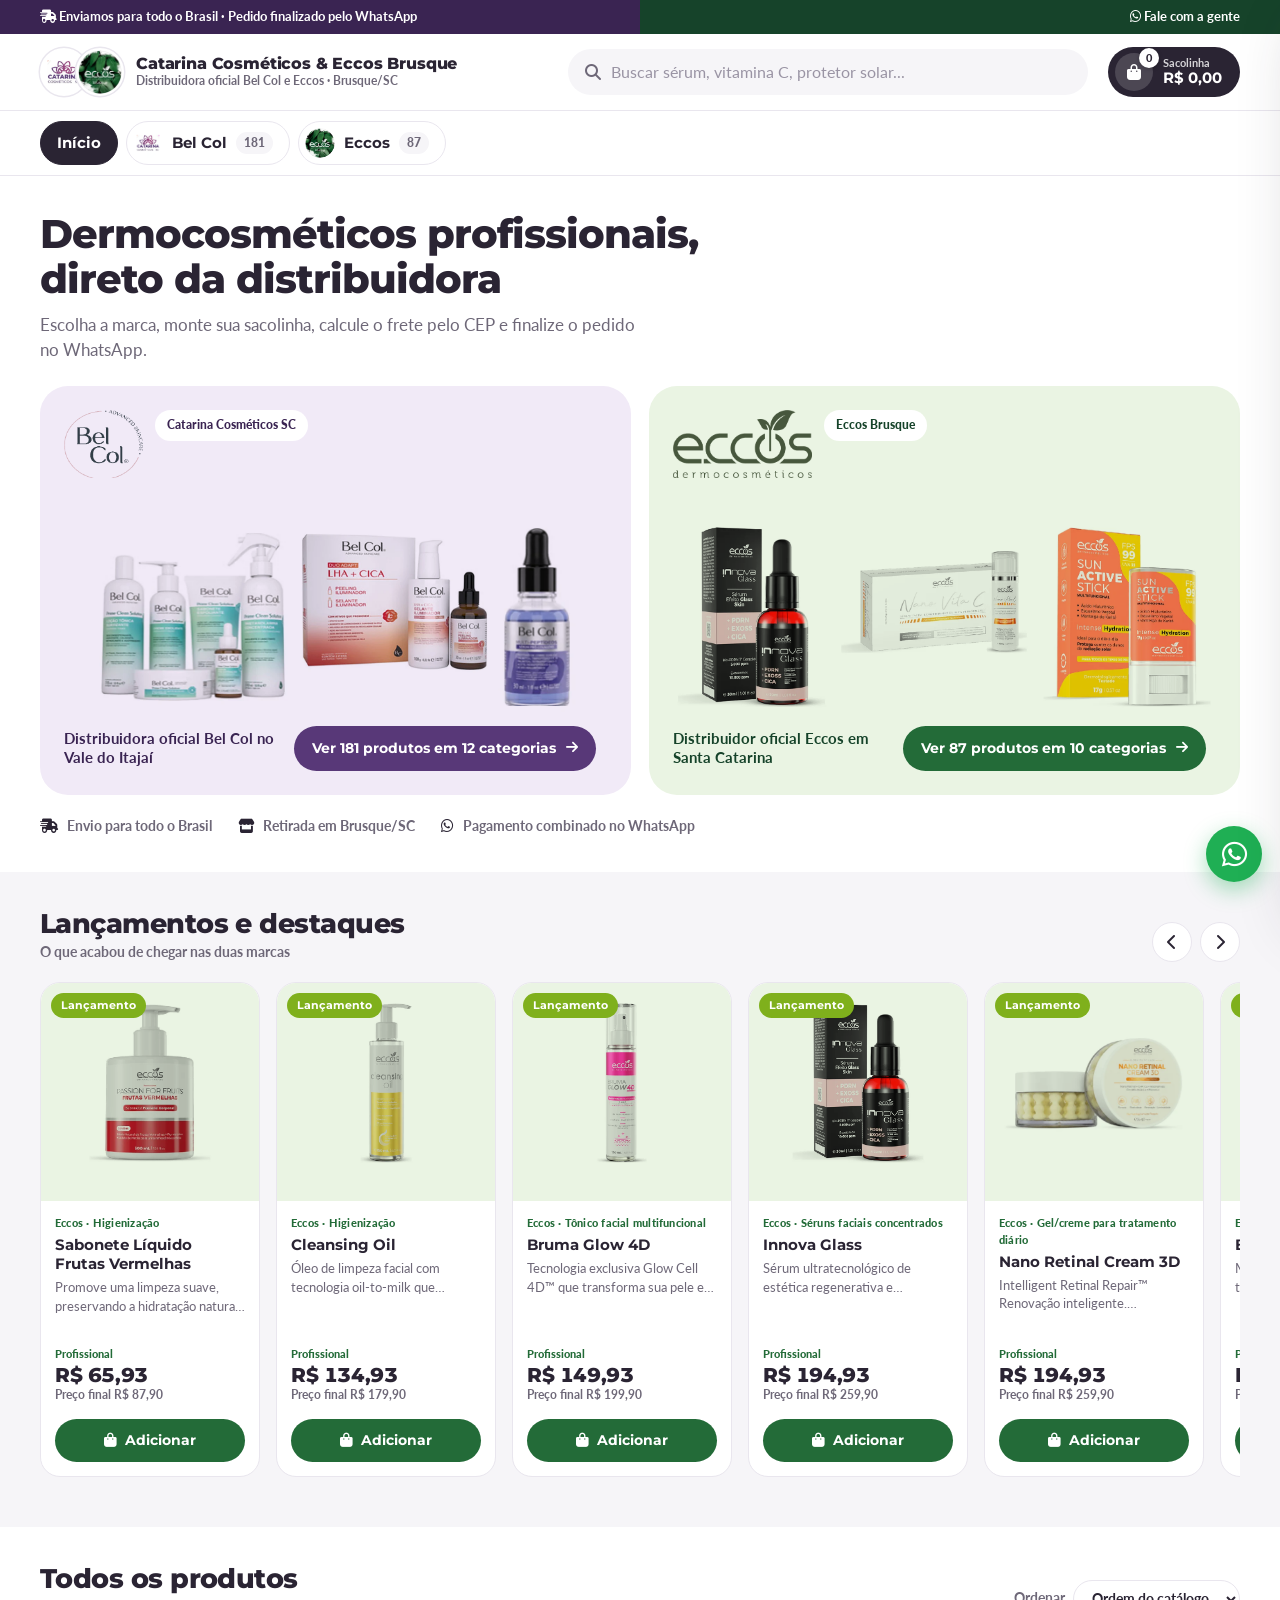
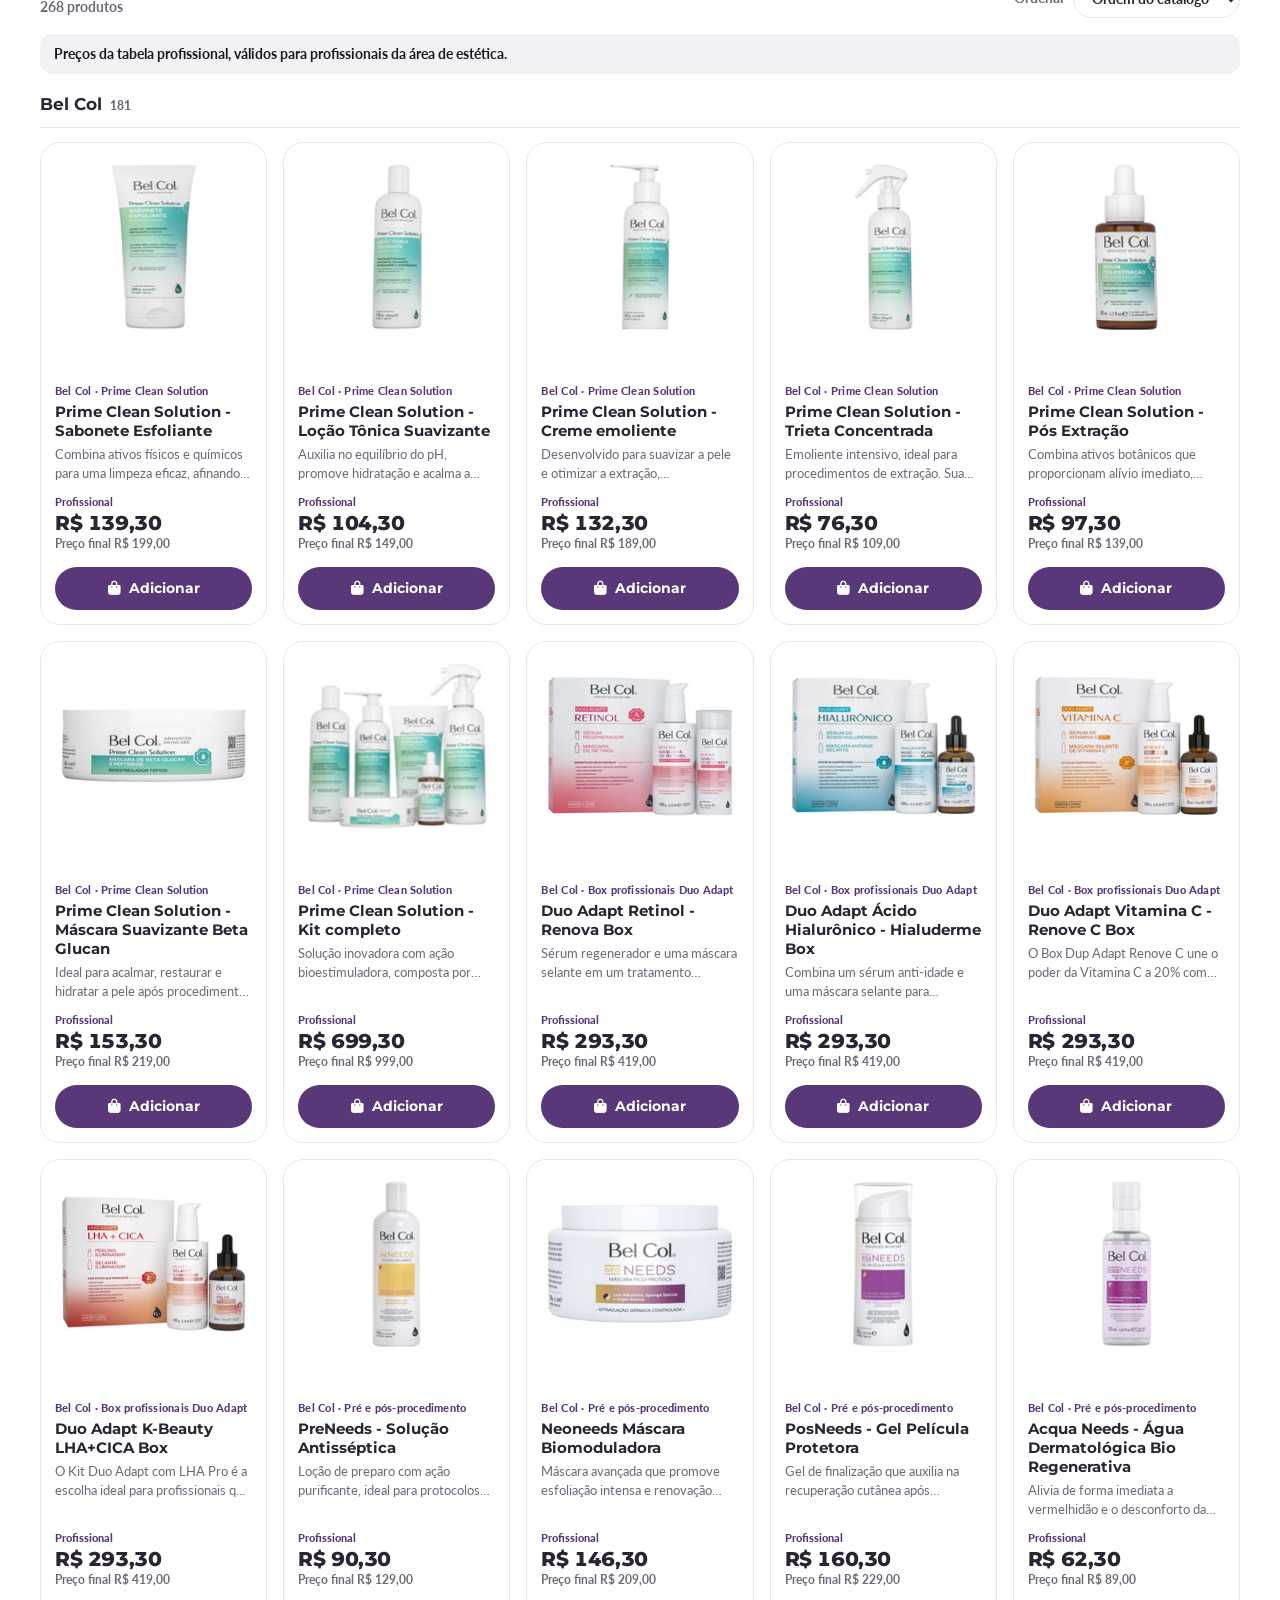
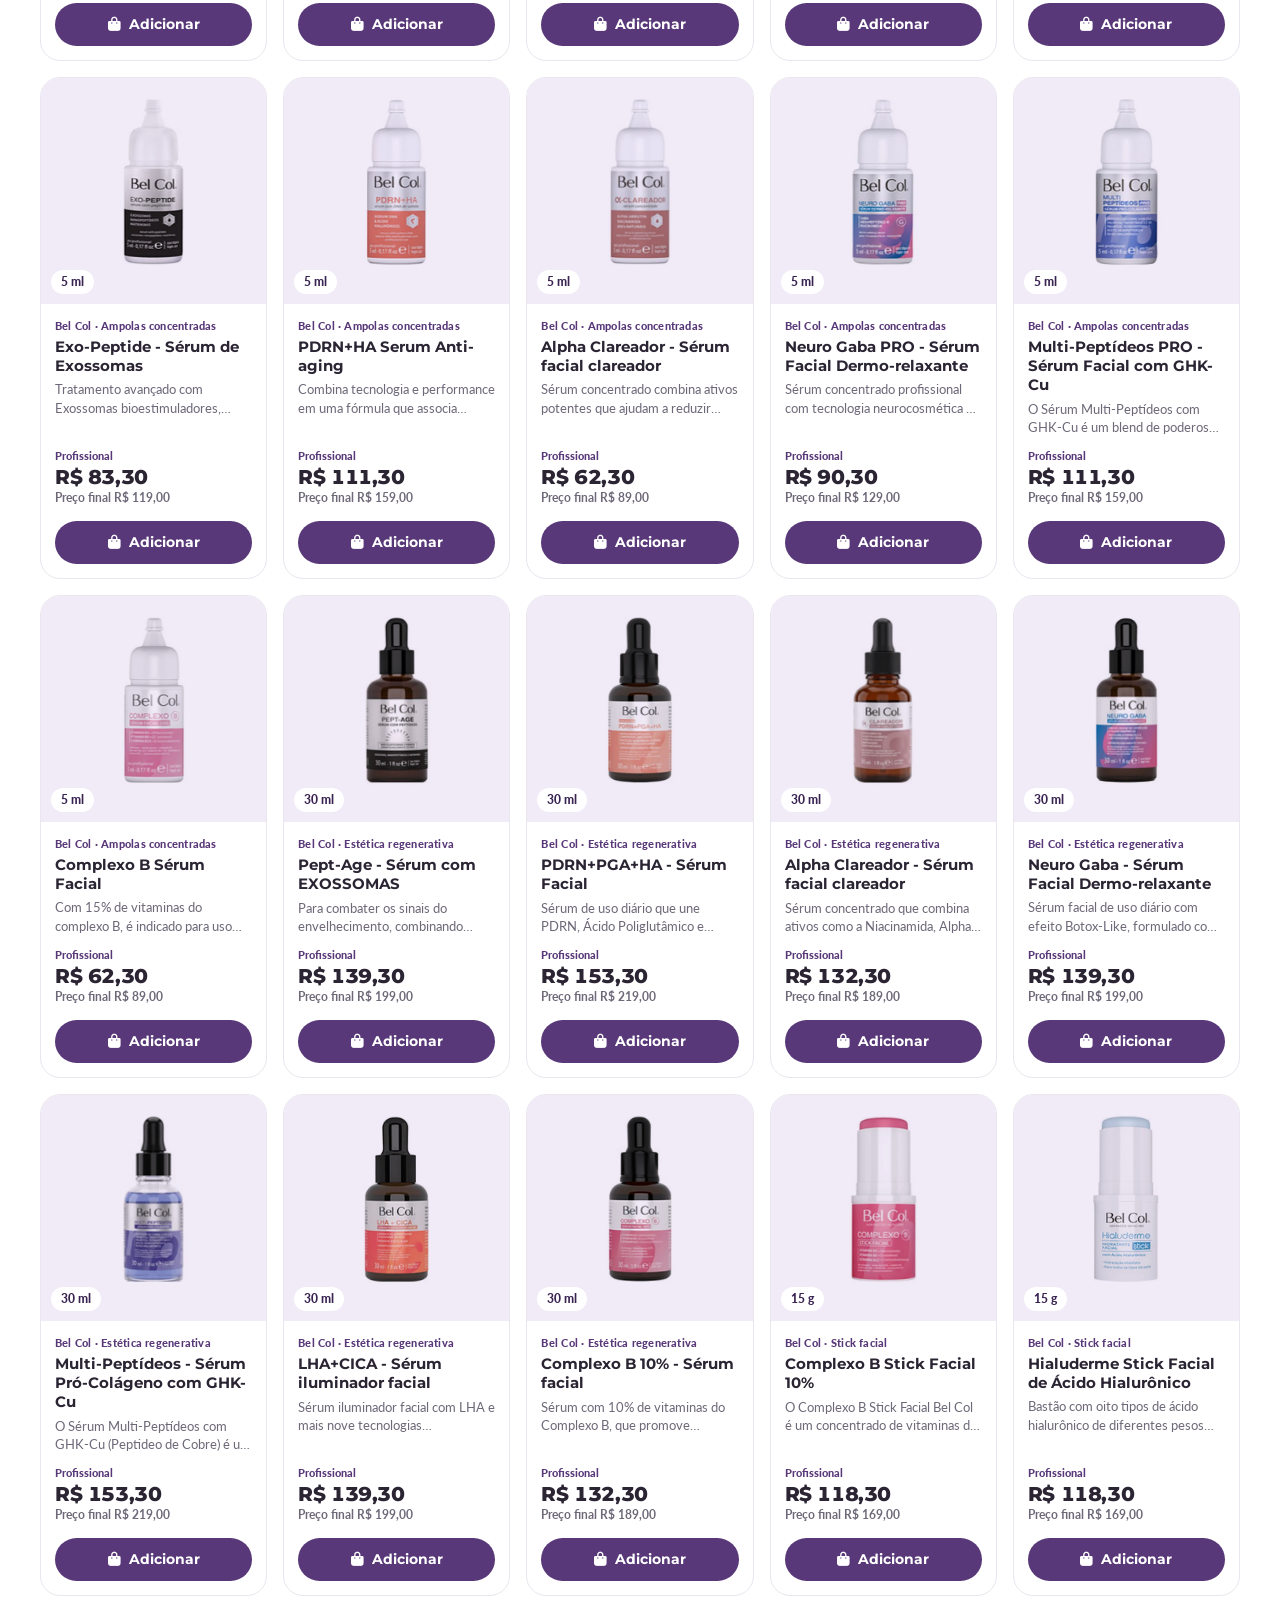
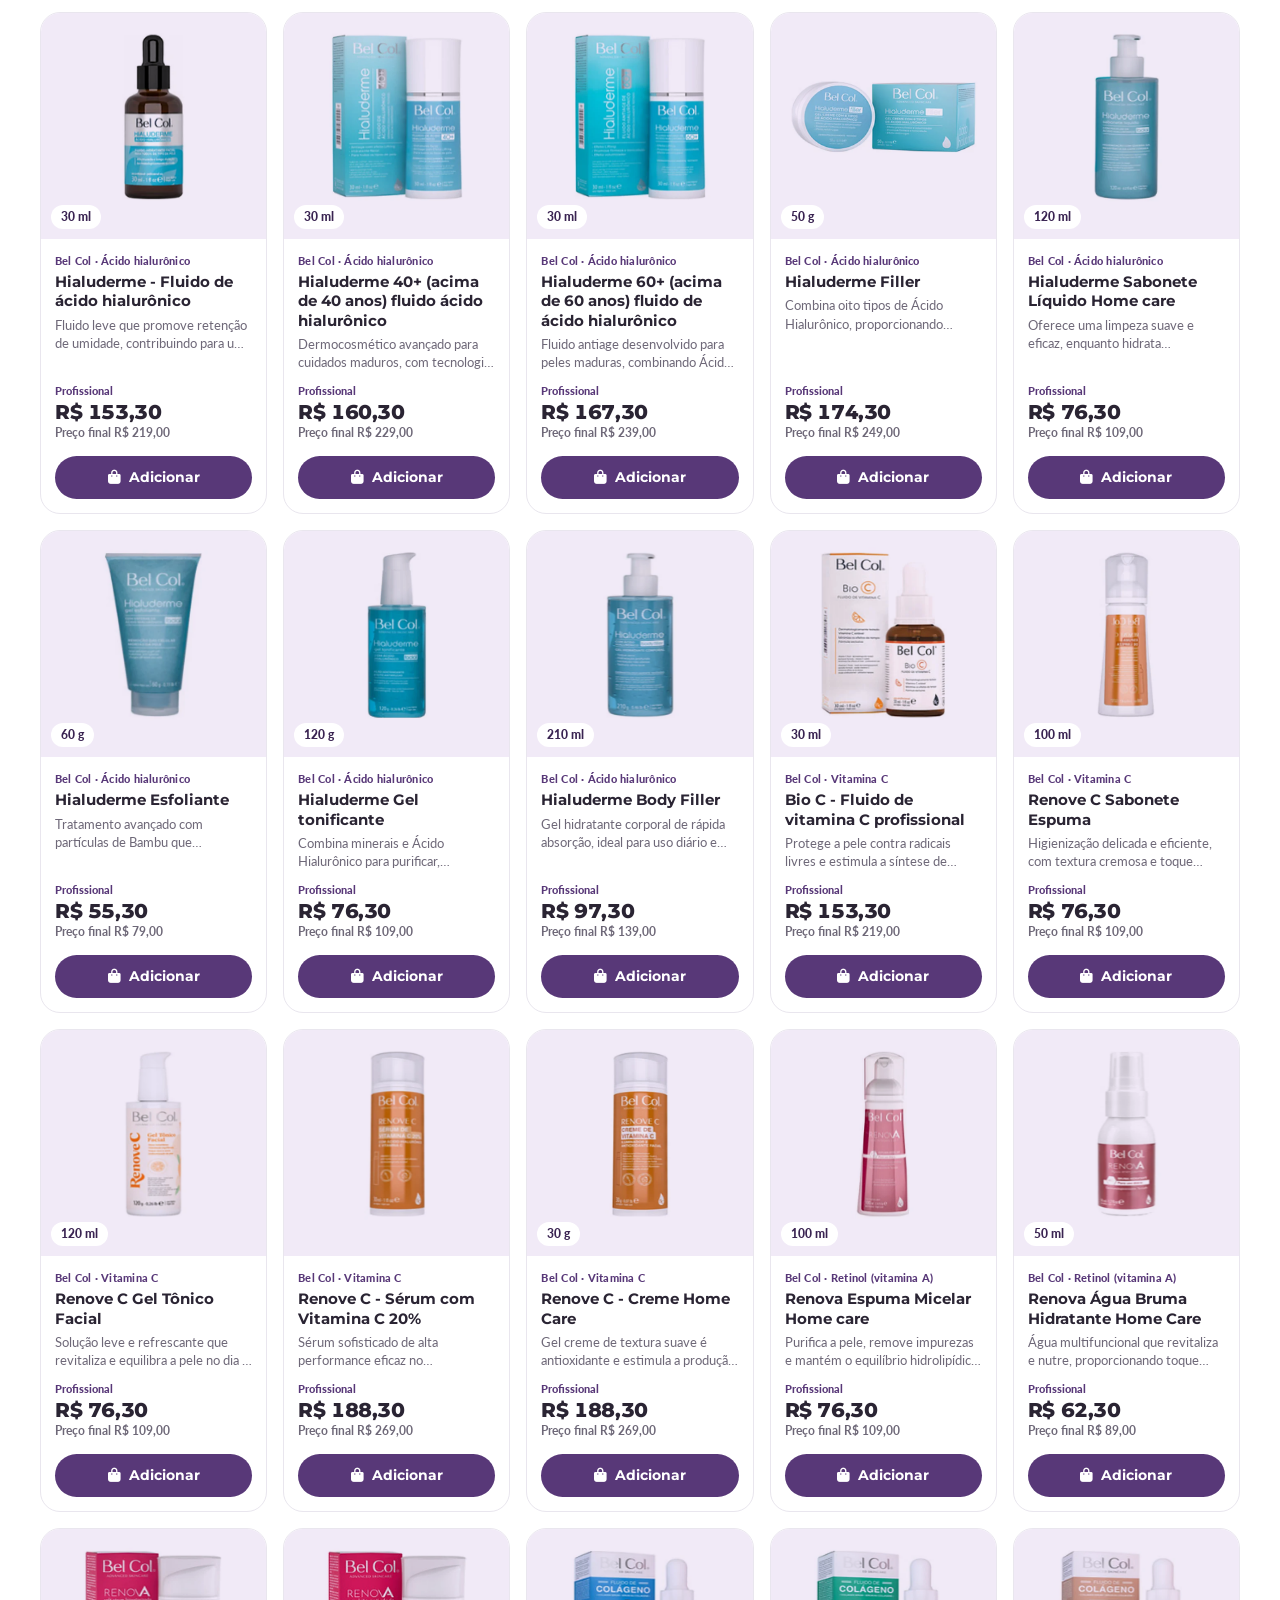
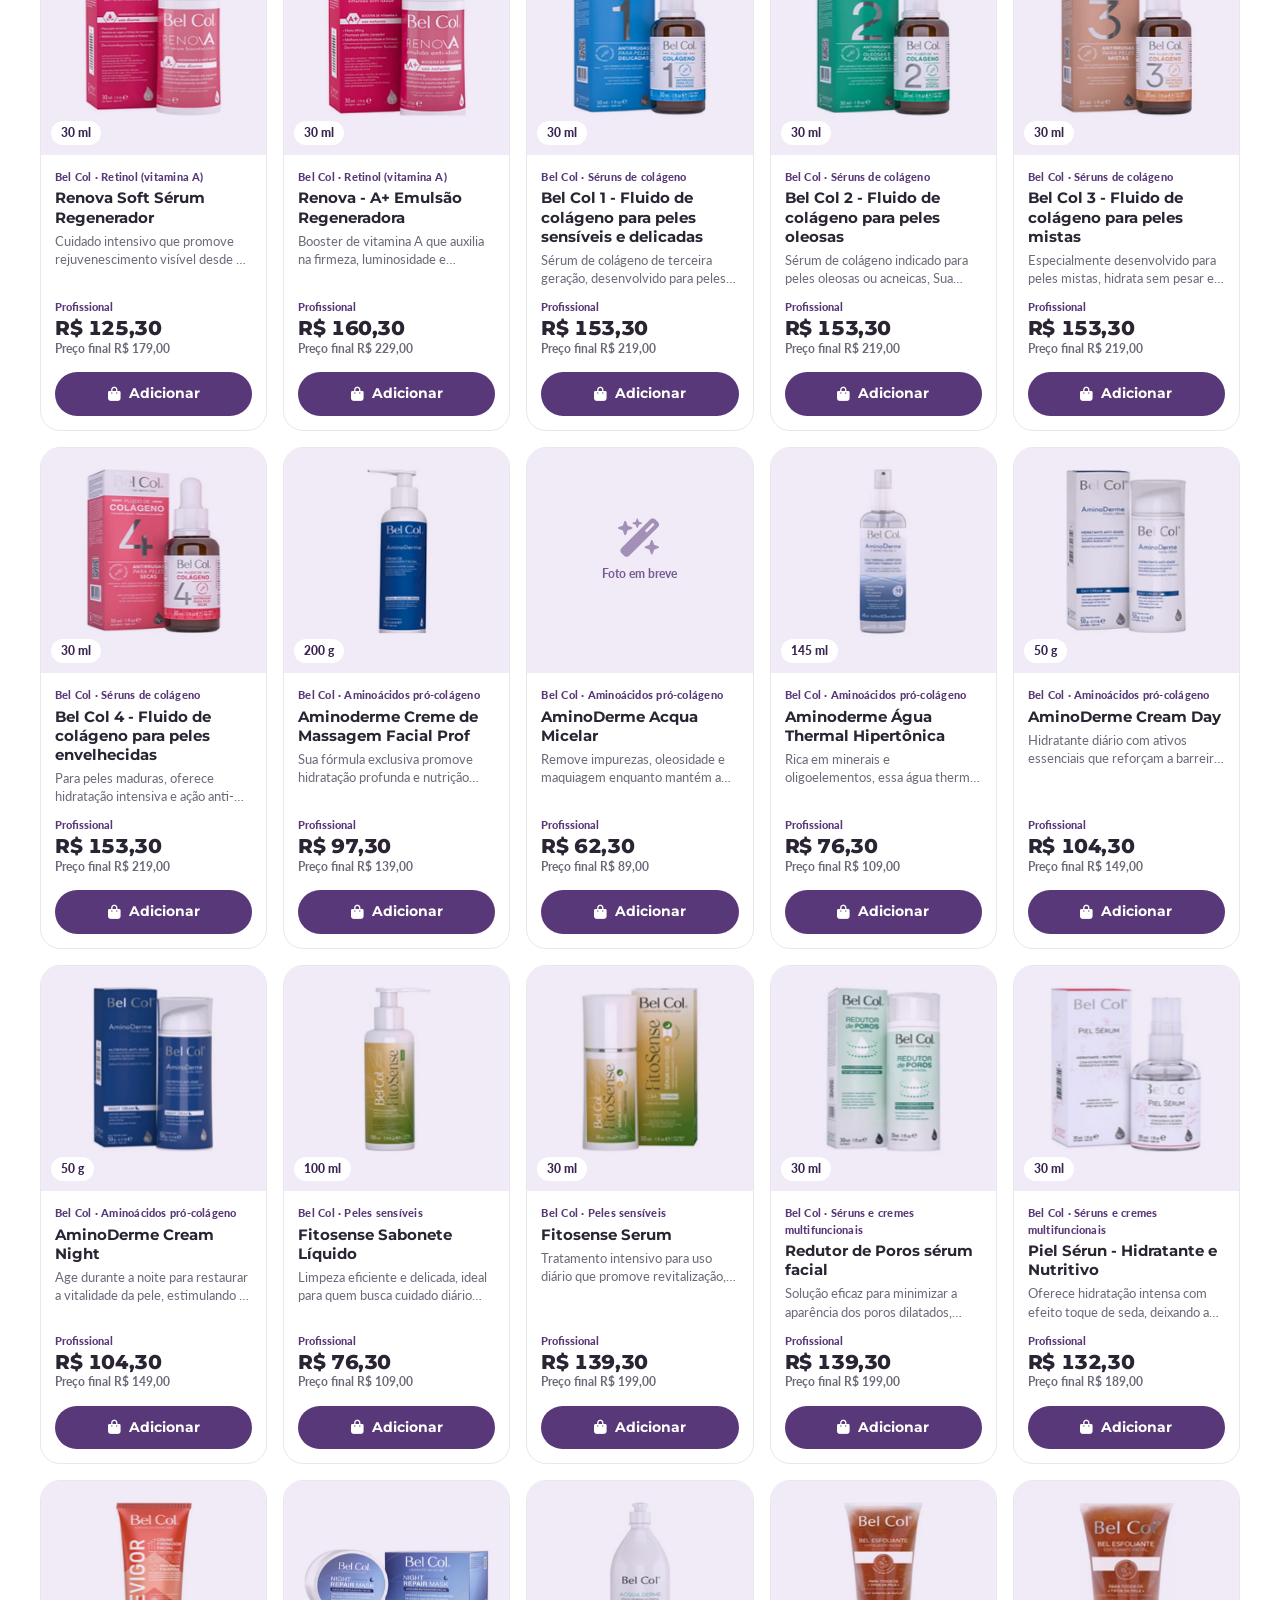
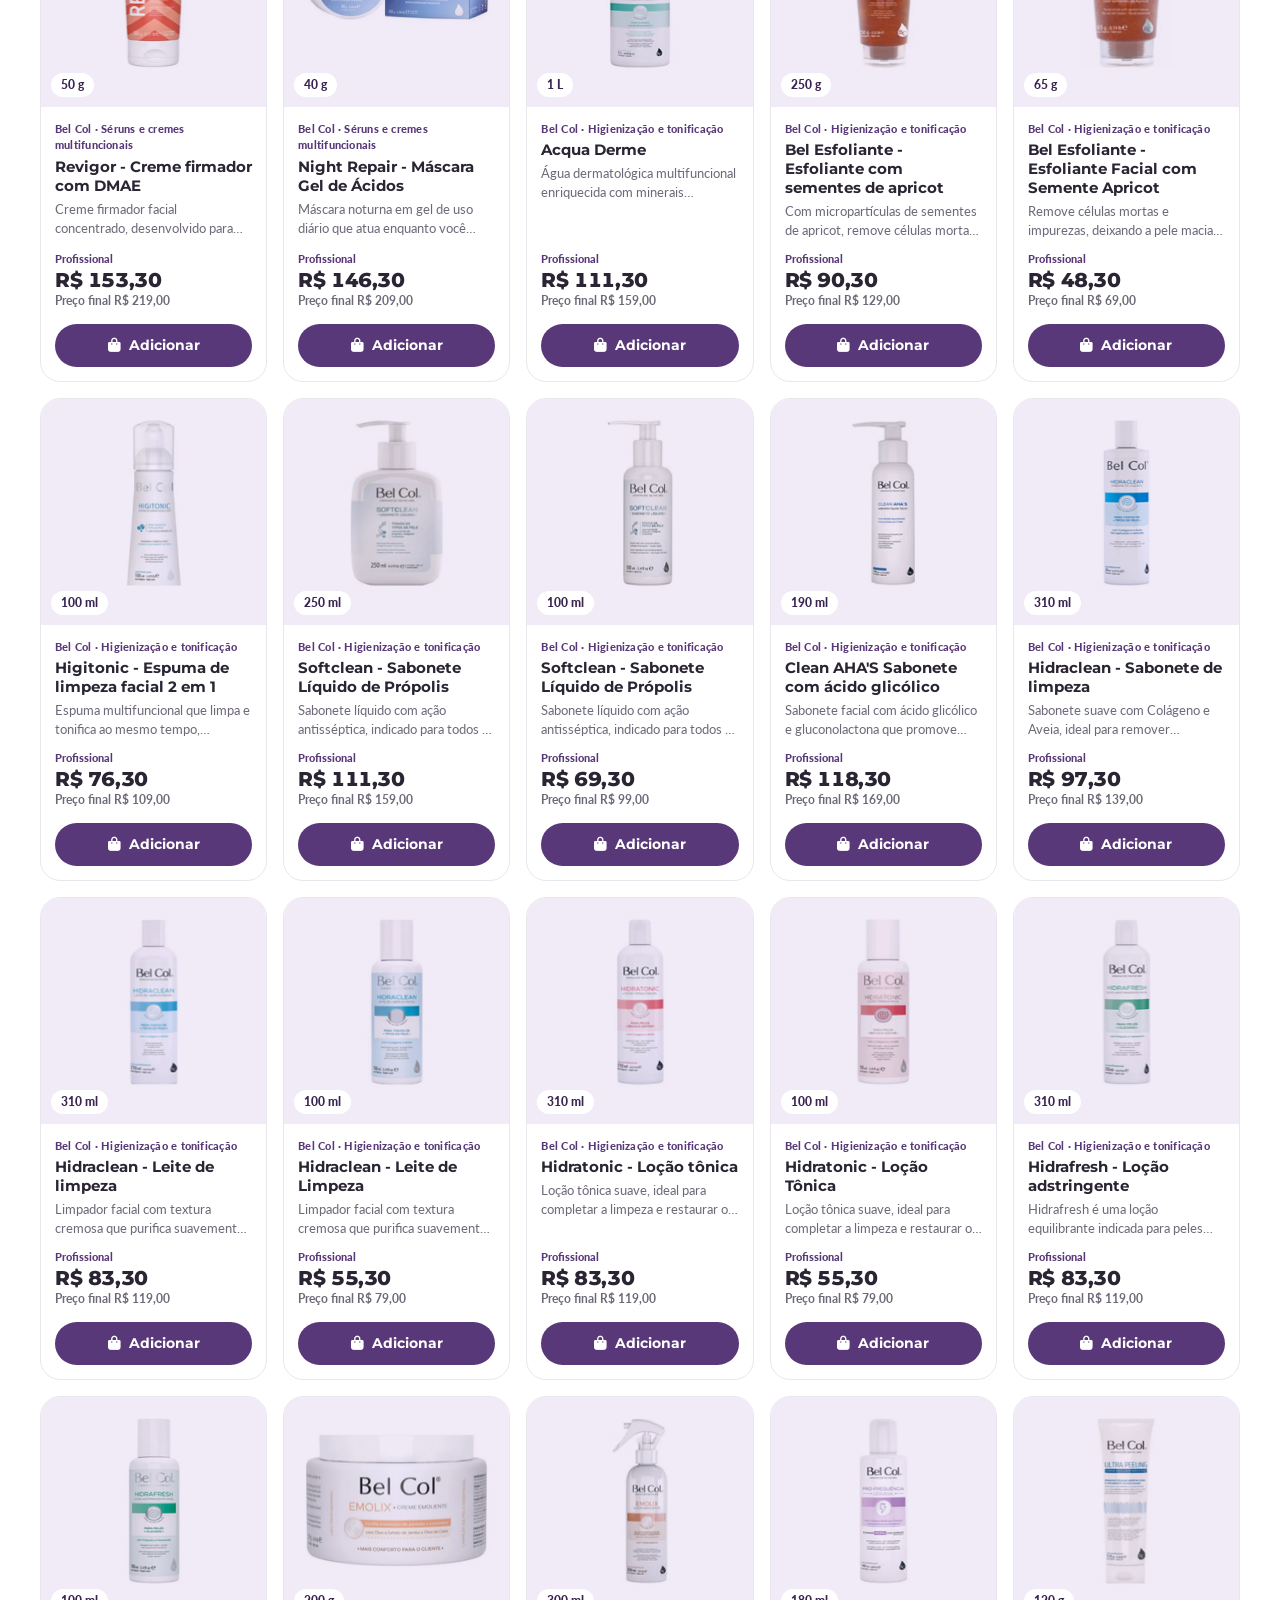
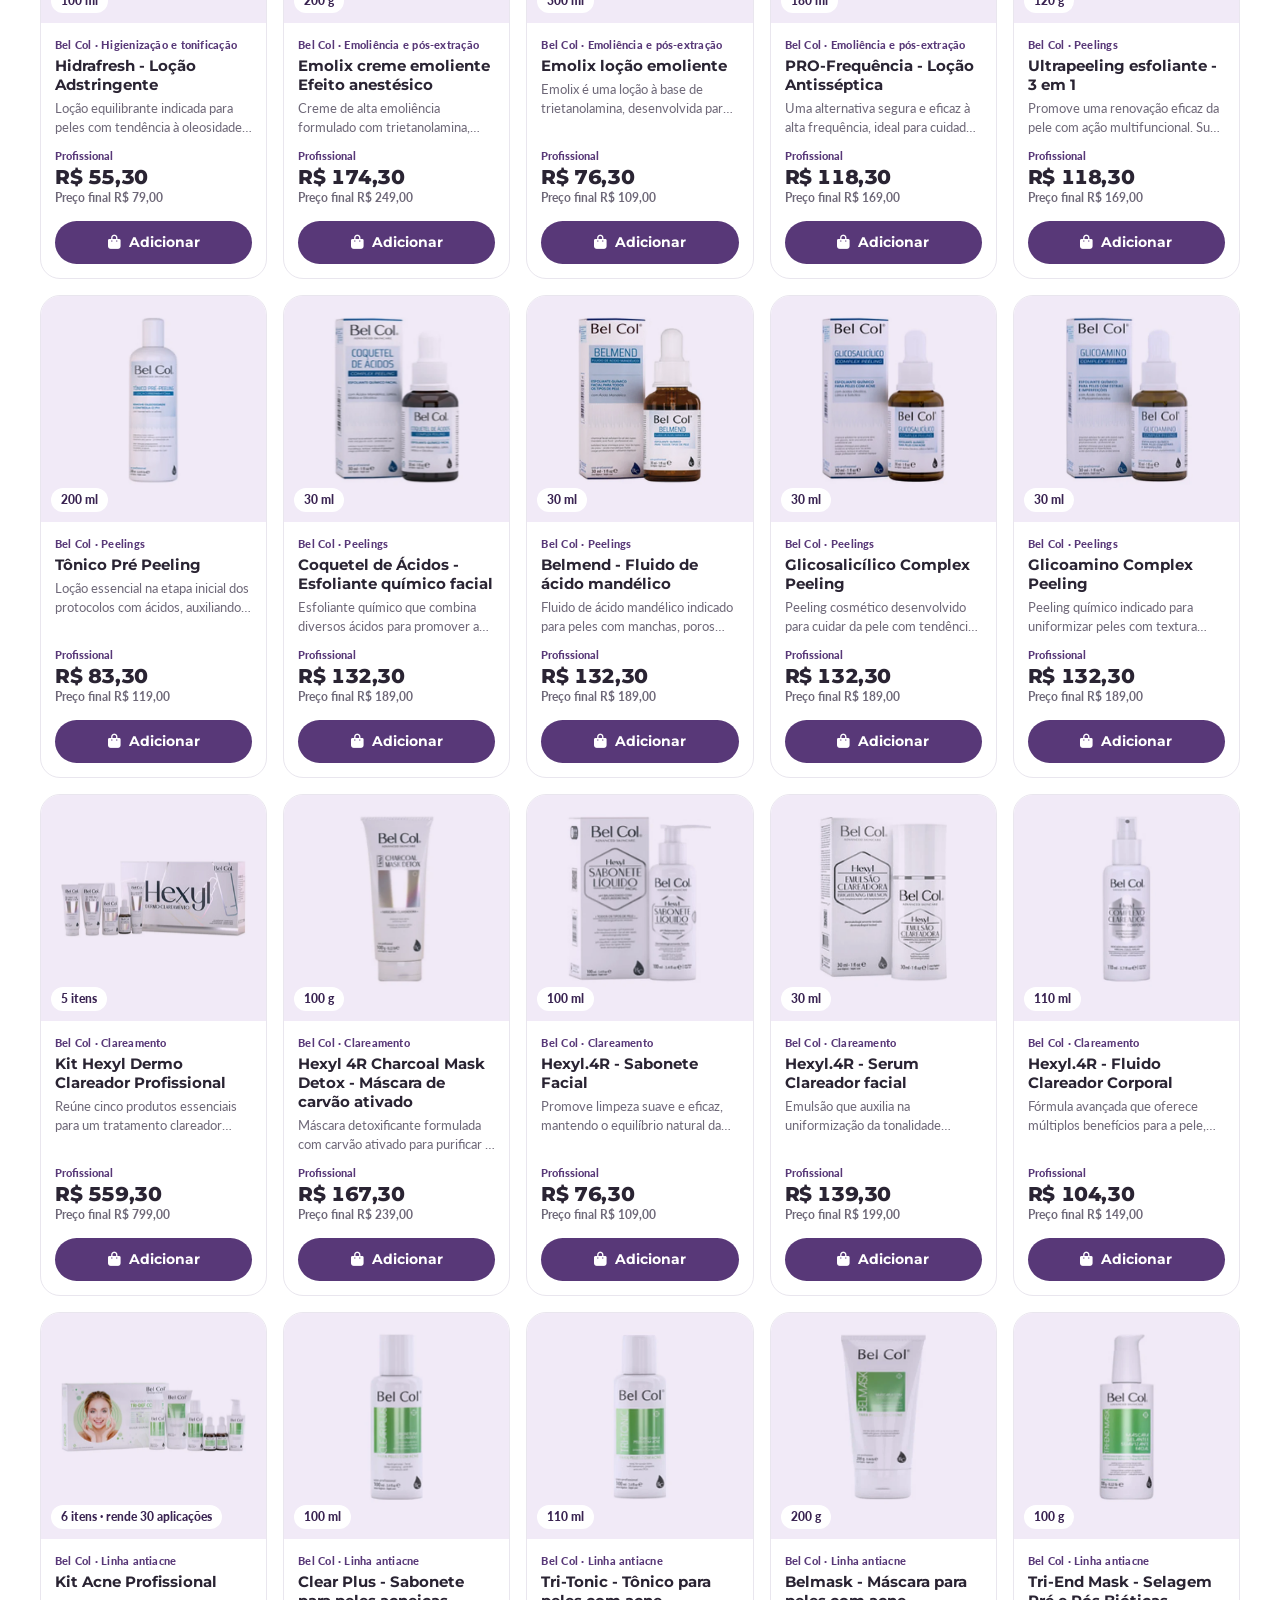
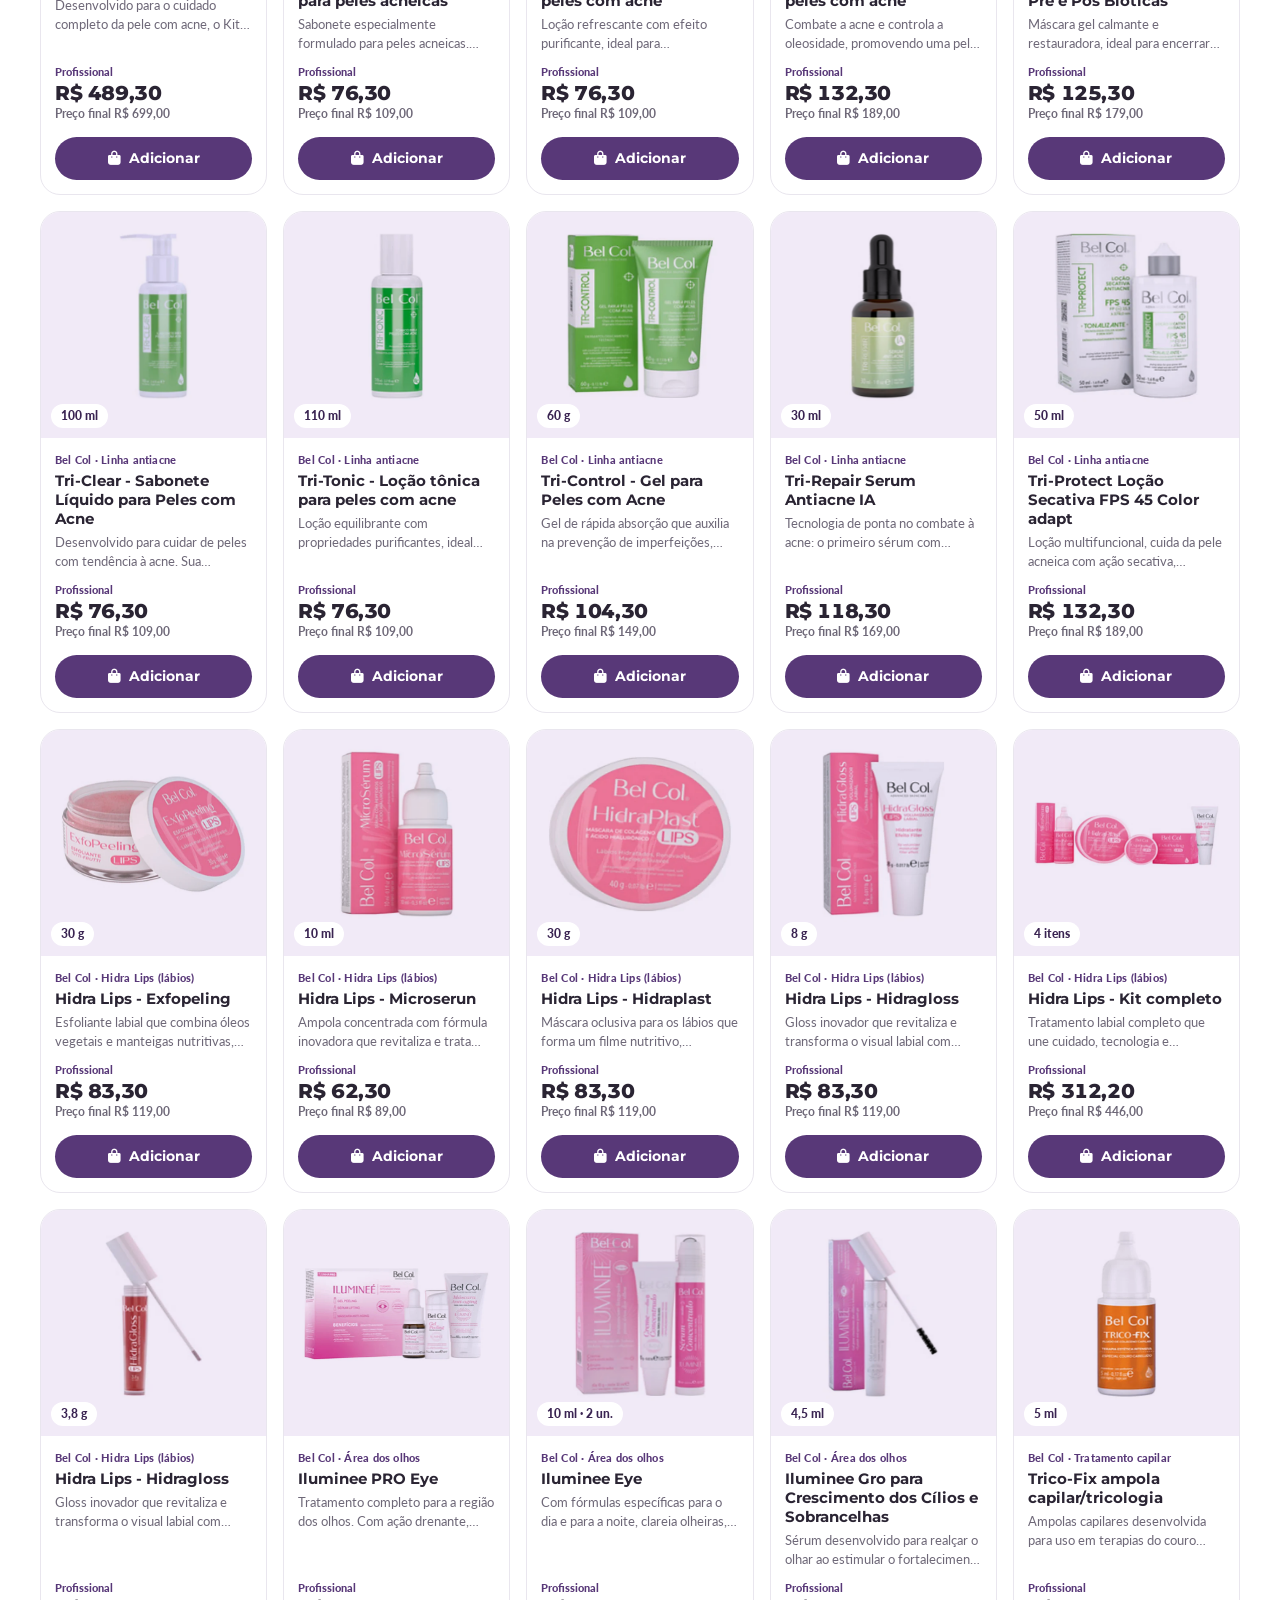
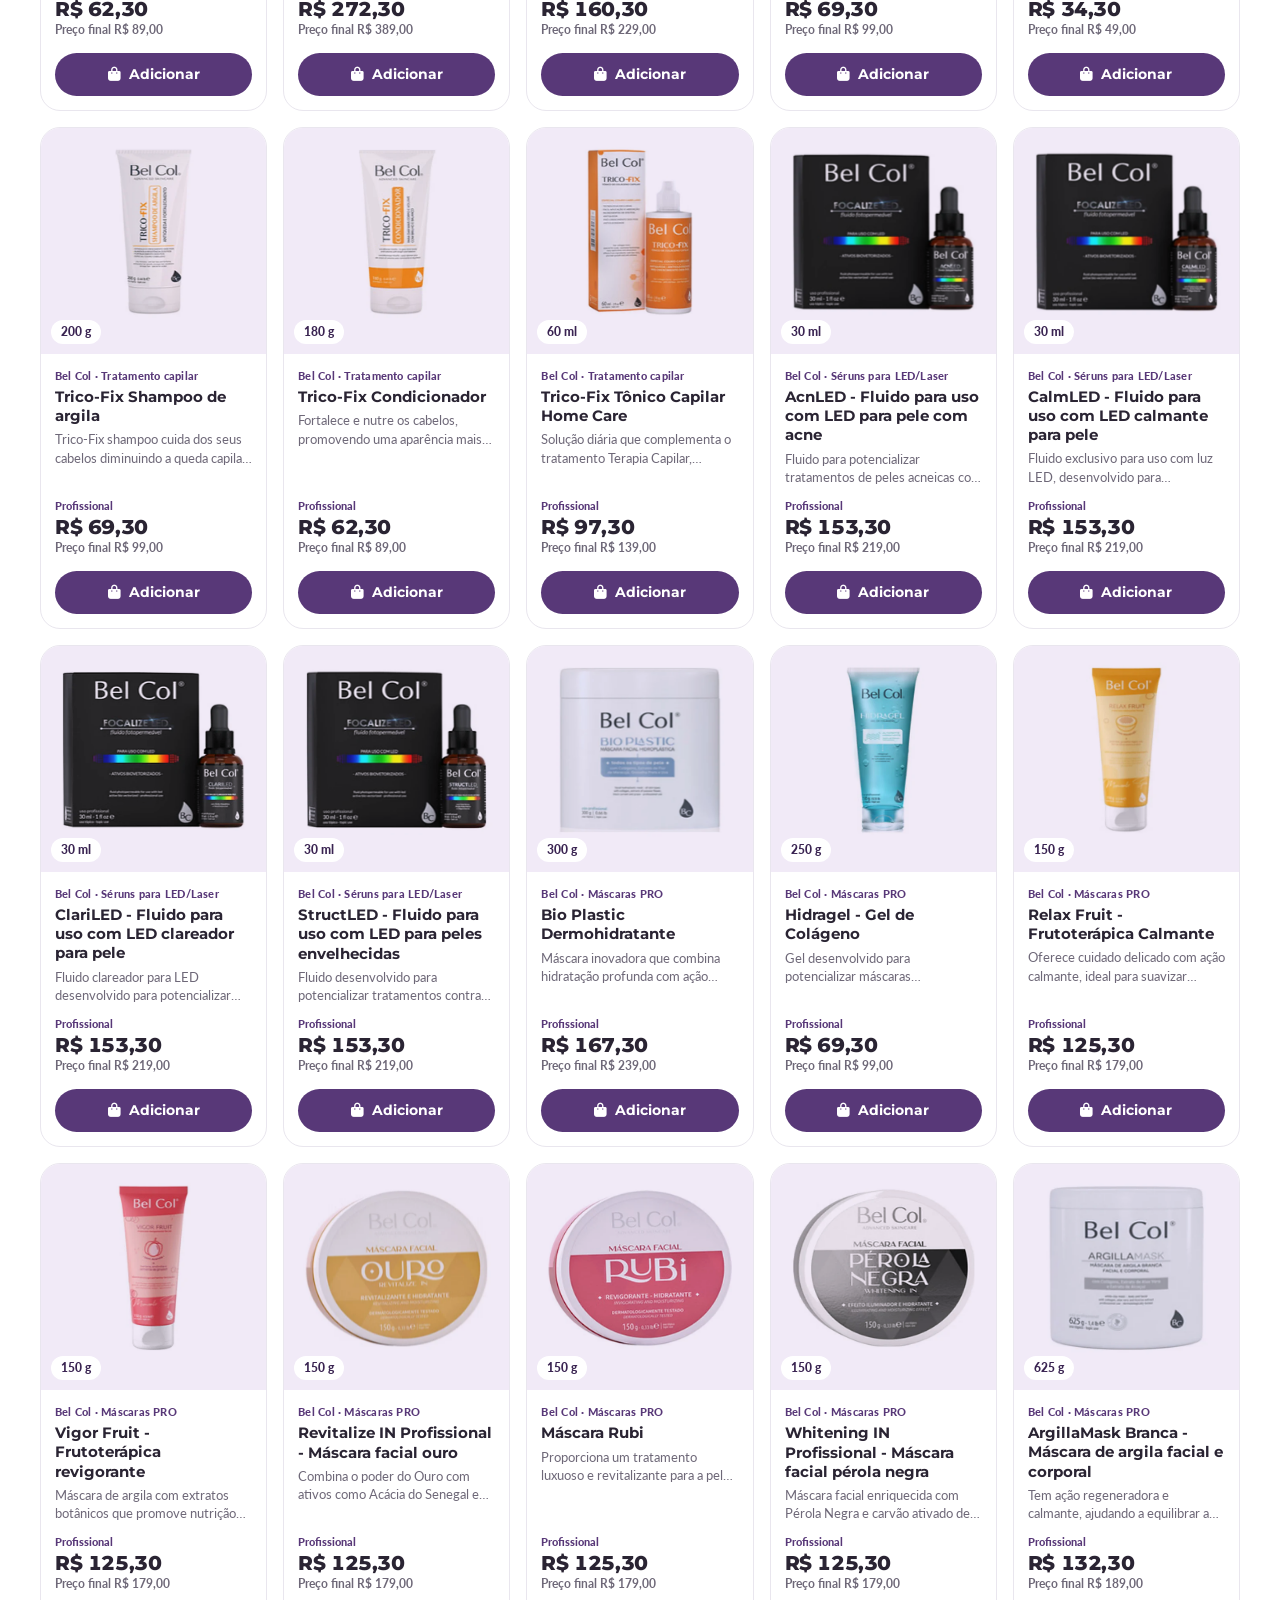
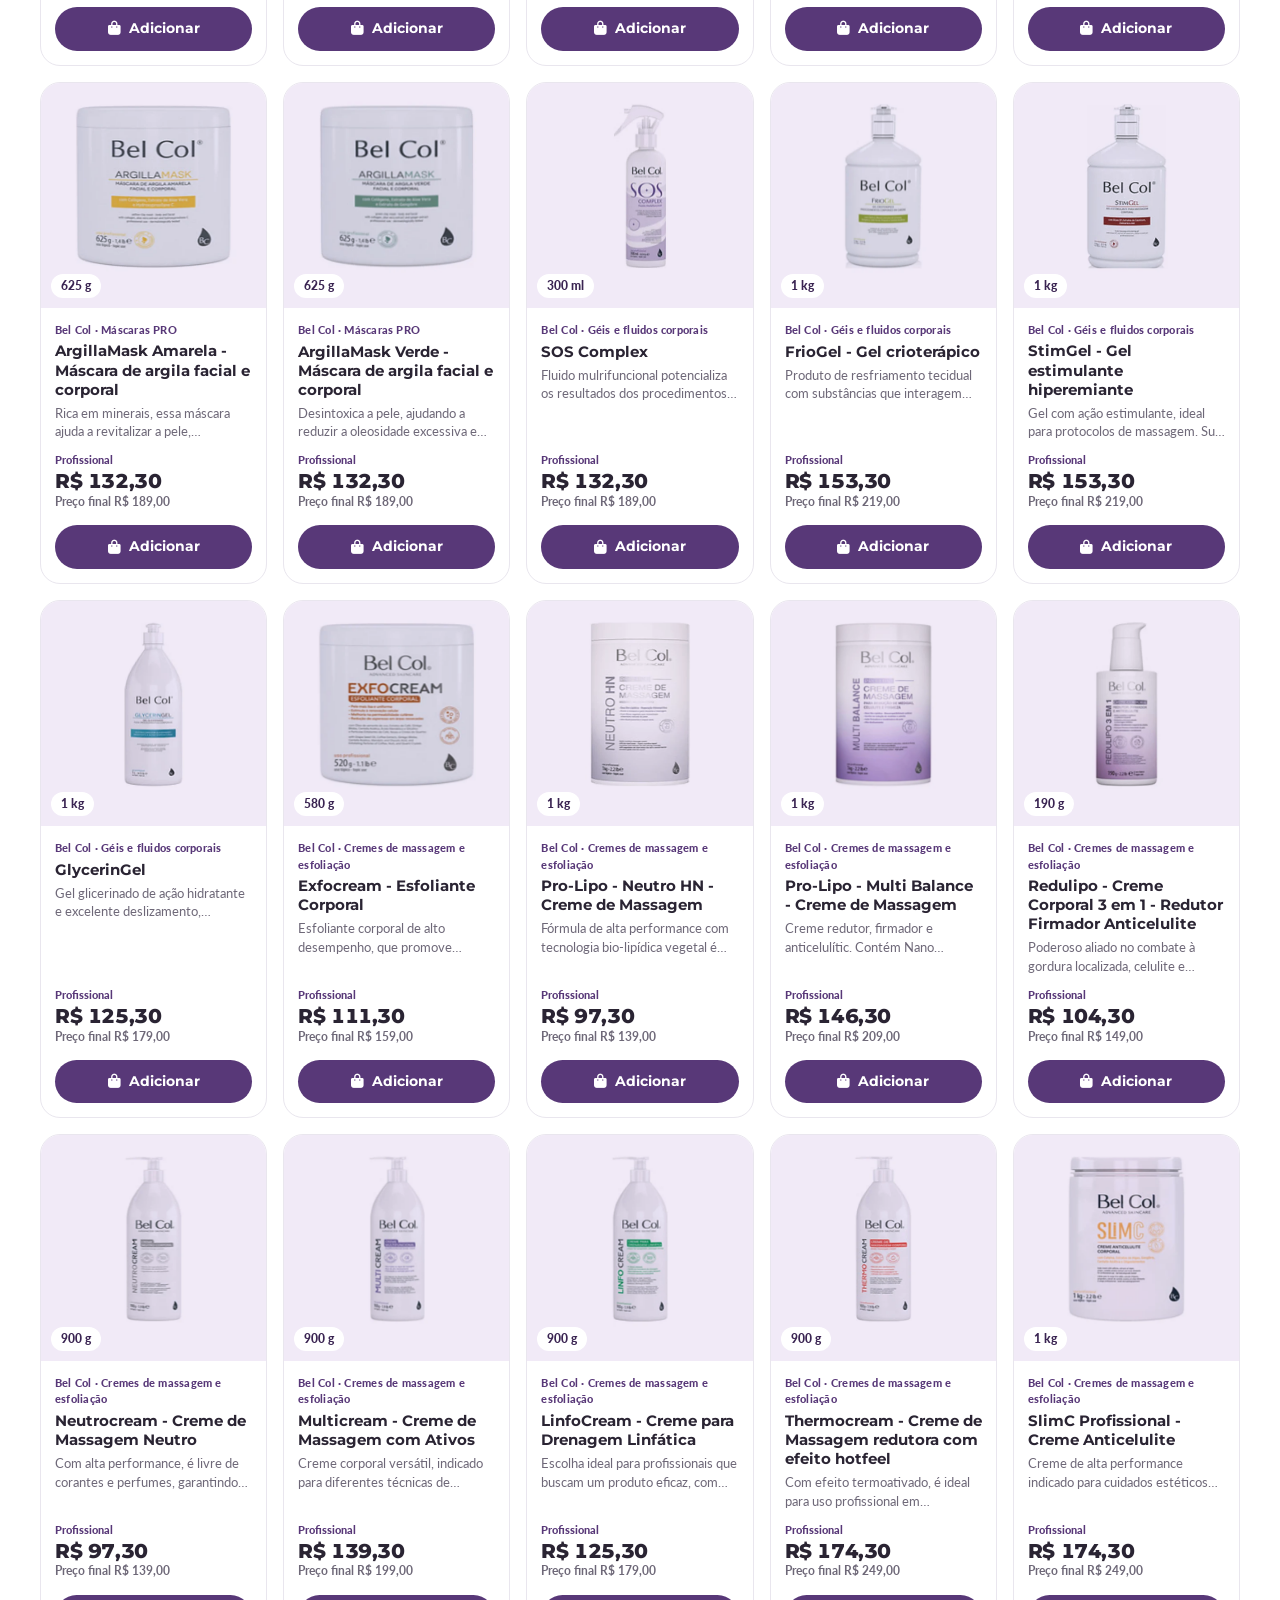
<file: index.html>
<!DOCTYPE html>
<html lang="pt-BR">

<head>
    <meta charset="UTF-8" />
    <meta name="viewport" content="width=device-width, initial-scale=1.0" />
    <meta name="description" content="Catálogo Bel Col e Eccos — dermocosméticos profissionais em Brusque/SC, com envio para todo o Brasil. Monte sua sacolinha, calcule o frete e finalize pelo WhatsApp." />
    <meta name="theme-color" content="#3A2452" />
    <title>Catarina Cosméticos & Eccos Brusque · Catálogo</title>
    <link rel="icon" href="assets/logo-catarina.webp" type="image/webp" />
    <link rel="preconnect" href="https://fonts.googleapis.com">
    <link rel="preconnect" href="https://fonts.gstatic.com" crossorigin>
    <link href="https://fonts.googleapis.com/css2?family=Montserrat:wght@400;500;600;700;800&family=Lato:wght@400;700;900&display=swap" rel="stylesheet">
    <link rel="stylesheet" href="https://cdnjs.cloudflare.com/ajax/libs/font-awesome/6.5.1/css/all.min.css">
    <link rel="stylesheet" href="style.css" />
</head>

<body data-marca="todas">
    <!-- Faixa de aviso (editável no painel) -->
    <div class="topbar">
        <div class="container topbar-inner">
            <span class="topbar-aviso"><i class="fa-solid fa-truck-fast" aria-hidden="true"></i> <span id="aviso-topo"></span></span>
            <span class="topbar-info">
                <span id="horario-topo-box"><i class="fa-regular fa-clock" aria-hidden="true"></i> <span id="horario-topo"></span></span>
                <a id="whats-topo" href="#" target="_blank" rel="noopener"><i class="fa-brands fa-whatsapp" aria-hidden="true"></i> <span id="telefone-topo">Fale com a gente</span></a>
            </span>
        </div>
    </div>

    <header class="header">
        <div class="container header-inner">
            <a href="#inicio" class="marca" aria-label="Início" id="link-inicio">
                <span class="marca-avatares" id="marca-avatares"></span>
                <span class="marca-texto">
                    <strong id="nome-loja"></strong>
                    <small id="slogan-loja"></small>
                </span>
            </a>

            <label class="busca" role="search">
                <i class="fa-solid fa-magnifying-glass" aria-hidden="true"></i>
                <input id="busca-input" type="search" placeholder="Buscar sérum, vitamina C, protetor solar..." aria-label="Buscar produto" autocomplete="off">
            </label>

            <button class="btn-sacolinha" id="btn-abrir-sacolinha" type="button" aria-label="Abrir sacolinha">
                <span class="btn-sacolinha-icone">
                    <i class="fa-solid fa-bag-shopping" aria-hidden="true"></i>
                    <span class="badge" id="badge-sacolinha">0</span>
                </span>
                <span class="btn-sacolinha-texto">
                    <small>Sacolinha</small>
                    <strong id="total-header">R$ 0,00</strong>
                </span>
            </button>
        </div>
    </header>

    <!-- Abas das marcas + categorias da marca escolhida -->
    <nav class="navegacao" aria-label="Marcas e categorias">
        <div class="container">
            <div class="abas-marca" id="abas-marca" role="tablist"></div>
            <div class="categorias-inner" id="categorias-bar"></div>
        </div>
    </nav>

    <main>
        <!-- HERO: as duas marcas, lado a lado -->
        <section class="hero" id="inicio">
            <div class="container">
                <div class="hero-texto">
                    <h1 id="hero-titulo"></h1>
                    <p id="hero-sub"></p>
                </div>
                <div class="portas" id="portas"><!-- uma "porta" por marca --></div>
                <ul class="hero-selos">
                    <li><i class="fa-solid fa-truck-fast" aria-hidden="true"></i> Envio para todo o Brasil</li>
                    <li><i class="fa-solid fa-store" aria-hidden="true"></i> Retirada em Brusque/SC</li>
                    <li><i class="fa-brands fa-whatsapp" aria-hidden="true"></i> Pagamento combinado no WhatsApp</li>
                </ul>
            </div>
        </section>

        <!-- LANÇAMENTOS E DESTAQUES -->
        <section class="secao secao-novidades" id="novidades" hidden>
            <div class="container">
                <div class="secao-topo">
                    <div>
                        <h2 class="secao-titulo">Lançamentos e destaques</h2>
                        <p class="secao-sub" id="novidades-sub"></p>
                    </div>
                    <div class="carrossel-setas">
                        <button type="button" class="seta" data-dir="-1" aria-label="Anterior"><i class="fa-solid fa-chevron-left"></i></button>
                        <button type="button" class="seta" data-dir="1" aria-label="Próximo"><i class="fa-solid fa-chevron-right"></i></button>
                    </div>
                </div>
                <div class="carrossel" id="carrossel-novidades"></div>
            </div>
        </section>

        <!-- PRODUTOS -->
        <section class="secao" id="produtos">
            <div class="container">
                <div class="secao-topo">
                    <div>
                        <p class="trilha" id="trilha"></p>
                        <h2 class="secao-titulo" id="titulo-lista">Todos os produtos</h2>
                        <p class="secao-sub" id="contador-produtos"></p>
                    </div>
                    <div class="filtros">
                        <label class="ordenar" id="filtro-uso-box" hidden>
                            <span>Uso</span>
                            <select id="filtro-uso">
                                <option value="">Todos</option>
                                <option value="profissional">Profissional (cabine)</option>
                                <option value="homecare">Home care</option>
                            </select>
                        </label>
                        <label class="ordenar">
                            <span>Ordenar</span>
                            <select id="ordenar-select">
                                <option value="catalogo">Ordem do catálogo</option>
                                <option value="menor">Menor preço</option>
                                <option value="maior">Maior preço</option>
                                <option value="nome">Nome (A-Z)</option>
                            </select>
                        </label>
                    </div>
                </div>
                <p class="aviso-precos" id="aviso-precos"></p>
                <div id="lista-produtos"></div>
            </div>
        </section>

        <!-- COMO COMPRAR -->
        <section class="secao secao-como">
            <div class="container">
                <h2 class="secao-titulo titulo-centro">Como fazer seu pedido</h2>
                <ol class="passos">
                    <li><span class="passo-num">1</span><strong>Escolha a marca</strong><p>Bel Col ou Eccos, separadas por categoria.</p></li>
                    <li><span class="passo-num">2</span><strong>Monte a sacolinha</strong><p>Ajuste as quantidades e confira os valores.</p></li>
                    <li><span class="passo-num">3</span><strong>Calcule o frete</strong><p>Digite o CEP para ver valor e prazo, ou retire em Brusque.</p></li>
                    <li><span class="passo-num passo-num--whats"><i class="fa-brands fa-whatsapp"></i></span><strong>Finalize no WhatsApp</strong><p>O pedido chega pronto e o pagamento é combinado na conversa.</p></li>
                </ol>
            </div>
        </section>

        <!-- CONTATO -->
        <section class="secao secao-loja" id="loja">
            <div class="container">
                <div class="loja-card">
                    <div class="loja-texto">
                        <h2 class="secao-titulo">Fale com a distribuidora</h2>
                        <p class="loja-linha"><i class="fa-solid fa-location-dot"></i> <span id="loja-endereco"></span></p>
                        <p class="loja-linha" id="loja-horario-linha"><i class="fa-regular fa-clock"></i> <span id="loja-horario"></span></p>
                        <div class="loja-botoes">
                            <a class="btn btn-whats" id="loja-whats" href="#" target="_blank" rel="noopener"><i class="fa-brands fa-whatsapp"></i> Chamar no WhatsApp</a>
                            <a class="btn btn-contorno" id="loja-mapa" href="#" target="_blank" rel="noopener"><i class="fa-solid fa-map-location-dot"></i> Como chegar</a>
                        </div>
                    </div>
                    <div class="loja-perfis" id="loja-perfis"><!-- os dois perfis do Instagram --></div>
                </div>
            </div>
        </section>
    </main>

    <footer class="rodape">
        <div class="container rodape-inner">
            <p id="rodape-copy"></p>
            <p class="rodape-credito">Site desenvolvido por <a id="credito-tf" href="#" target="_blank" rel="noopener">TF Solutions</a> · <a href="admin.html" class="link-admin"><i class="fa-solid fa-lock"></i> Área da loja</a></p>
        </div>
    </footer>

    <!-- Botão flutuante do WhatsApp -->
    <a class="whats-flutuante" id="whats-flutuante" href="#" target="_blank" rel="noopener" aria-label="Falar no WhatsApp"><i class="fa-brands fa-whatsapp"></i></a>

    <!-- Barra inferior (celular) -->
    <div class="barra-sacolinha" id="barra-sacolinha" aria-live="polite">
        <div>
            <small id="barra-qtd">0 itens</small>
            <strong id="barra-total">R$ 0,00</strong>
        </div>
        <button type="button" class="btn btn-claro" id="barra-abrir"><i class="fa-solid fa-bag-shopping"></i> Ver sacolinha</button>
    </div>

    <!-- Aviso rápido -->
    <div class="toast" id="toast" role="status"></div>

    <!-- ═══════════ SACOLINHA ═══════════ -->
    <div class="fundo-escuro" id="fundo-sacolinha"></div>
    <aside class="sacolinha" id="sacolinha" aria-label="Sacolinha" aria-hidden="true">
        <div class="sacolinha-topo">
            <h3><i class="fa-solid fa-bag-shopping"></i> Minha sacolinha</h3>
            <button type="button" class="btn-fechar" id="btn-fechar-sacolinha" aria-label="Fechar">&times;</button>
        </div>

        <ol class="etapas" id="etapas">
            <li data-etapa="1" class="ativa"><span>1</span><small>Itens</small></li>
            <li data-etapa="2"><span>2</span><small>Entrega</small></li>
            <li data-etapa="3"><span>3</span><small>Pagar</small></li>
            <li data-etapa="4"><span>4</span><small>Dados</small></li>
            <li data-etapa="5"><span>5</span><small>Resumo</small></li>
        </ol>

        <div class="sacolinha-corpo" id="sacolinha-corpo">
            <!-- 1. ITENS -->
            <section class="etapa" data-etapa="1">
                <div id="lista-itens"></div>
                <div class="cupom" id="cupom-box">
                    <div class="cupom-linha">
                        <input type="text" id="cupom-input" placeholder="Tem cupom de desconto?" autocomplete="off">
                        <button type="button" class="btn btn-escuro btn-sm" id="cupom-btn">Aplicar</button>
                    </div>
                    <p class="cupom-msg" id="cupom-msg"></p>
                </div>
            </section>

            <!-- 2. ENTREGA OU RETIRADA -->
            <section class="etapa" data-etapa="2" hidden>
                <h4 class="etapa-titulo">Como você quer receber?</h4>
                <div class="opcoes-entrega" role="radiogroup">
                    <button type="button" class="opcao-entrega ativa" data-tipo="entrega" role="radio" aria-checked="true">
                        <i class="fa-solid fa-truck-fast"></i><strong>Entrega</strong><small>Enviamos para todo o Brasil</small>
                    </button>
                    <button type="button" class="opcao-entrega" data-tipo="retirada" role="radio" aria-checked="false">
                        <i class="fa-solid fa-store"></i><strong>Retirada</strong><small>Busque em Brusque/SC</small>
                    </button>
                </div>

                <div id="form-entrega">
                    <div class="campo">
                        <label for="ent-cep">CEP de entrega</label>
                        <div class="cep-linha">
                            <input type="text" id="ent-cep" placeholder="00000-000" inputmode="numeric" maxlength="9" autocomplete="postal-code">
                            <button type="button" class="btn btn-escuro btn-sm" id="ent-cep-btn"><i class="fa-solid fa-calculator"></i> Calcular frete</button>
                        </div>
                        <a class="campo-ajuda link" href="https://buscacepinter.correios.com.br/app/endereco/index.php" target="_blank" rel="noopener">Não sei meu CEP</a>
                    </div>

                    <div id="frete-resultado" class="frete-resultado" aria-live="polite"></div>

                    <div id="ent-endereco" hidden>
                        <div class="campo-linha">
                            <div class="campo campo--grande">
                                <label for="ent-rua">Rua / Avenida</label>
                                <input type="text" id="ent-rua" autocomplete="address-line1">
                            </div>
                            <div class="campo">
                                <label for="ent-numero">Número</label>
                                <input type="text" id="ent-numero" placeholder="Nº" inputmode="numeric">
                            </div>
                        </div>
                        <div class="campo-linha">
                            <div class="campo">
                                <label for="ent-complemento">Complemento <em>(opcional)</em></label>
                                <input type="text" id="ent-complemento" placeholder="Sala, apto, bloco...">
                            </div>
                            <div class="campo">
                                <label for="ent-bairro">Bairro</label>
                                <input type="text" id="ent-bairro">
                            </div>
                        </div>
                        <div class="campo-linha">
                            <div class="campo campo--grande">
                                <label for="ent-cidade">Cidade</label>
                                <input type="text" id="ent-cidade" autocomplete="address-level2">
                            </div>
                            <div class="campo">
                                <label for="ent-uf">UF</label>
                                <input type="text" id="ent-uf" maxlength="2" style="text-transform:uppercase">
                            </div>
                        </div>
                    </div>
                </div>

                <div id="form-retirada" hidden>
                    <div class="aviso aviso--loja">
                        <i class="fa-solid fa-location-dot"></i>
                        <div><strong>Retire em:</strong><br><span id="ret-endereco"></span></div>
                    </div>
                    <div class="campo-linha">
                        <div class="campo campo--grande">
                            <label for="ret-data">Dia</label>
                            <input type="date" id="ret-data">
                        </div>
                        <div class="campo campo--grande">
                            <label for="ret-hora">Horário</label>
                            <select id="ret-hora"></select>
                        </div>
                    </div>
                    <p class="campo-ajuda" id="ret-dias-info"></p>
                </div>
            </section>

            <!-- 3. PAGAMENTO -->
            <section class="etapa" data-etapa="3" hidden>
                <h4 class="etapa-titulo">Como prefere pagar?</h4>
                <div class="opcoes-pagamento" id="opcoes-pagamento"></div>
                <div class="aviso aviso--whats">
                    <i class="fa-brands fa-whatsapp"></i>
                    <p id="aviso-pagamento"></p>
                </div>
                <div class="campo">
                    <label for="obs-input">Observações <em>(opcional)</em></label>
                    <textarea id="obs-input" rows="2" placeholder="Ex.: tonalidade do protetor, melhor horário para contato..."></textarea>
                </div>
            </section>

            <!-- 4. DADOS -->
            <section class="etapa" data-etapa="4" hidden>
                <h4 class="etapa-titulo">Seus dados</h4>
                <div class="campo">
                    <label for="cli-nome">Nome completo</label>
                    <input type="text" id="cli-nome" placeholder="Nome e sobrenome" autocomplete="name">
                </div>
                <div class="campo">
                    <label for="cli-telefone">WhatsApp</label>
                    <input type="tel" id="cli-telefone" placeholder="(47) 99999-9999" maxlength="15" autocomplete="tel">
                </div>
                <div class="campo">
                    <label for="cli-empresa">Clínica / estúdio <em>(opcional)</em></label>
                    <input type="text" id="cli-empresa" placeholder="Nome do seu espaço" autocomplete="organization">
                </div>
                <div class="campo">
                    <label for="cli-doc">CPF ou CNPJ <em>(opcional, para a nota e o envio)</em></label>
                    <input type="text" id="cli-doc" inputmode="numeric" maxlength="18" autocomplete="off">
                </div>
                <p class="campo-ajuda"><i class="fa-solid fa-shield-halved"></i> Usamos seus dados só para confirmar e enviar o pedido.</p>
            </section>

            <!-- 5. RESUMO -->
            <section class="etapa" data-etapa="5" hidden>
                <h4 class="etapa-titulo">Confira seu pedido</h4>
                <div id="resumo"></div>
            </section>

            <!-- SUCESSO -->
            <section class="etapa etapa-sucesso" data-etapa="ok" hidden>
                <div class="sucesso">
                    <div class="sucesso-icone"><i class="fa-brands fa-whatsapp"></i></div>
                    <h4>Quase lá!</h4>
                    <p>Abrimos o WhatsApp com o seu pedido escrito. É só <strong>tocar em enviar</strong> na conversa para combinar o pagamento.</p>
                    <div class="sucesso-codigo"><small>Código do pedido</small><strong id="sucesso-codigo">—</strong></div>
                    <a class="btn btn-whats btn-bloco" id="sucesso-whats" href="#" target="_blank" rel="noopener"><i class="fa-brands fa-whatsapp"></i> Abrir o WhatsApp de novo</a>
                    <button type="button" class="btn btn-contorno btn-bloco" id="btn-novo-pedido">Fazer outro pedido</button>
                </div>
            </section>
        </div>

        <div class="sacolinha-rodape" id="sacolinha-rodape">
            <div class="totais" id="totais">
                <div class="linha"><span>Subtotal</span><span id="t-subtotal">R$ 0,00</span></div>
                <div class="linha linha-desconto" id="t-desconto-linha" hidden><span>Desconto</span><span id="t-desconto">- R$ 0,00</span></div>
                <div class="linha" id="t-entrega-linha" hidden><span id="t-entrega-rotulo">Frete</span><span id="t-entrega">—</span></div>
                <div class="linha linha-total"><span>Total</span><span id="t-total">R$ 0,00</span></div>
            </div>
            <div class="nav-etapas">
                <button type="button" class="btn btn-contorno" id="btn-voltar" hidden><i class="fa-solid fa-arrow-left"></i> Voltar</button>
                <button type="button" class="btn btn-escuro btn-cresce" id="btn-avancar">Continuar</button>
                <button type="button" class="btn btn-whats btn-cresce" id="btn-finalizar" hidden><i class="fa-brands fa-whatsapp"></i> Finalizar no WhatsApp</button>
            </div>
        </div>
    </aside>

    <!-- ═══════════ DETALHE DO PRODUTO ═══════════ -->
    <div class="fundo-escuro" id="fundo-detalhe"></div>
    <div class="modal-detalhe" id="modal-detalhe" role="dialog" aria-modal="true" aria-labelledby="det-nome" hidden>
        <button type="button" class="btn-fechar btn-fechar--flutuante" id="btn-fechar-detalhe" aria-label="Fechar">&times;</button>
        <div class="det-foto" id="det-foto"></div>
        <div class="det-info">
            <p class="det-cat" id="det-cat"></p>
            <h3 id="det-nome"></h3>
            <div class="det-etiquetas" id="det-etiquetas"></div>
            <p class="det-desc" id="det-desc"></p>
            <p class="det-linha" id="det-linha"></p>
            <p class="det-estoque" id="det-estoque"></p>
            <div class="det-preco" id="det-preco"></div>
            <div class="det-acoes">
                <div class="qtd-seletor">
                    <button type="button" id="det-menos" aria-label="Diminuir">−</button>
                    <span id="det-qtd">1</span>
                    <button type="button" id="det-mais" aria-label="Aumentar">+</button>
                </div>
                <button type="button" class="btn btn-marca btn-cresce" id="det-adicionar"><i class="fa-solid fa-bag-shopping"></i> Colocar na sacolinha</button>
            </div>
            <p class="det-codigo" id="det-codigo"></p>
        </div>
    </div>

    <script src="produtos.js"></script>
    <script src="dados.js"></script>
    <script src="script.js"></script>
</body>

</html>
</file>
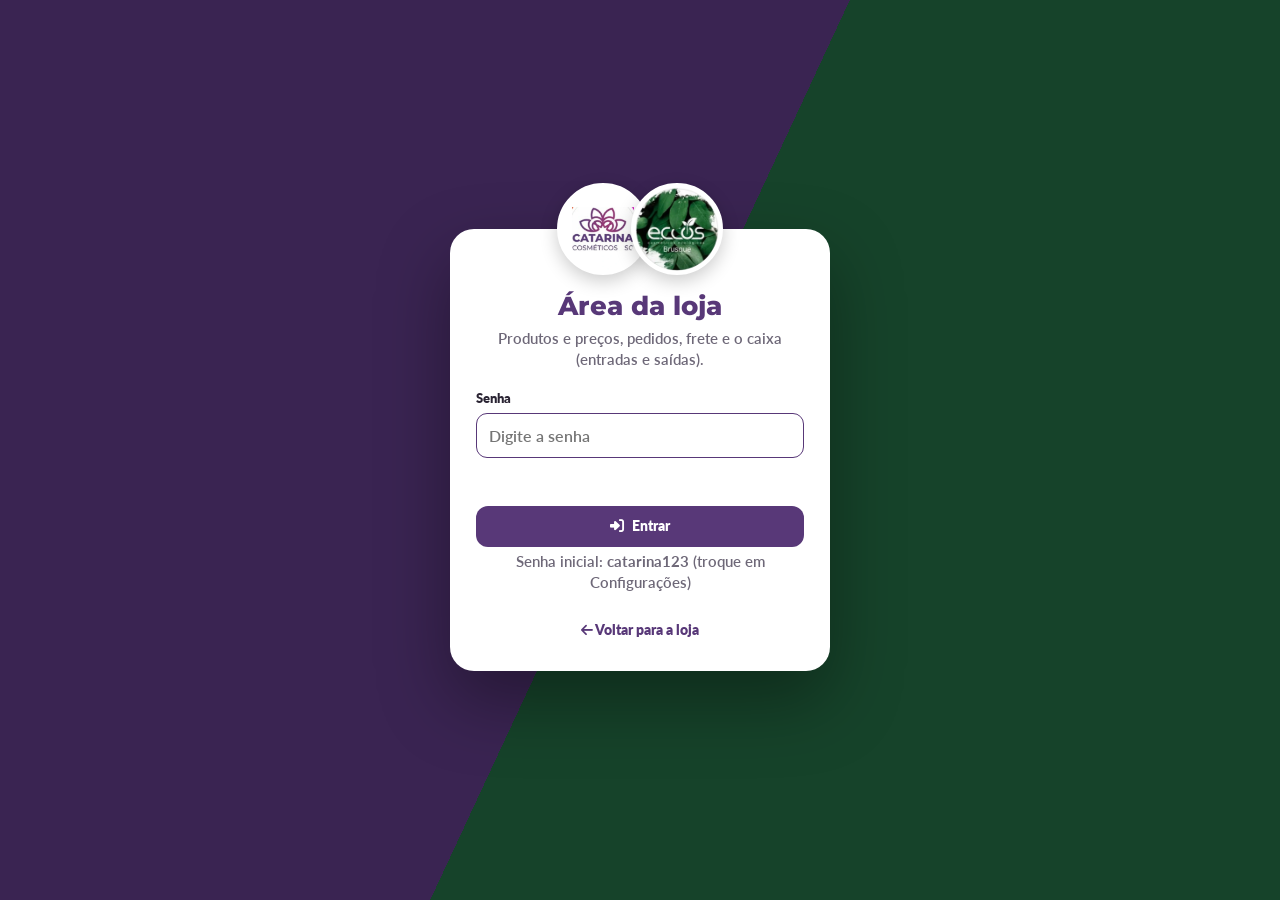
<file: admin.html>
<!DOCTYPE html>
<html lang="pt-BR">

<head>
    <meta charset="UTF-8" />
    <meta name="viewport" content="width=device-width, initial-scale=1.0" />
    <meta name="robots" content="noindex" />
    <meta name="theme-color" content="#2A2433" />
    <title>Painel · Catarina Cosméticos & Eccos Brusque</title>
    <link rel="icon" href="assets/logo-catarina.webp" type="image/webp" />
    <link rel="preconnect" href="https://fonts.googleapis.com">
    <link rel="preconnect" href="https://fonts.gstatic.com" crossorigin>
    <link href="https://fonts.googleapis.com/css2?family=Montserrat:wght@400;500;600;700;800&family=Lato:wght@400;700;900&display=swap" rel="stylesheet">
    <link rel="stylesheet" href="https://cdnjs.cloudflare.com/ajax/libs/font-awesome/6.5.1/css/all.min.css">
    <link rel="stylesheet" href="admin.css" />
</head>

<body>
    <!-- ═══════════ LOGIN ═══════════ -->
    <div class="login" id="tela-login">
        <form class="login-card" id="form-login" autocomplete="off">
            <div class="login-logos" id="login-logos"></div>
            <h1>Área da loja</h1>
            <p>Produtos e preços, pedidos, frete e o caixa (entradas e saídas).</p>
            <label class="campo">
                <span>Senha</span>
                <input type="password" id="login-senha" placeholder="Digite a senha" autofocus>
            </label>
            <p class="login-erro" id="login-erro"></p>
            <button type="submit" class="btn btn-primario btn-bloco"><i class="fa-solid fa-right-to-bracket"></i> Entrar</button>
            <p class="login-dica">Senha inicial: <strong>catarina123</strong> (troque em Configurações)</p>
            <a href="index.html" class="login-voltar"><i class="fa-solid fa-arrow-left"></i> Voltar para a loja</a>
        </form>
    </div>

    <!-- ═══════════ APP ═══════════ -->
    <div class="app" id="app" hidden>
        <aside class="lateral">
            <div class="lateral-marca">
                <span class="lateral-logos" id="lateral-logos"></span>
                <div><strong id="lateral-nome"></strong><small>Painel da loja</small></div>
            </div>
            <nav class="menu" id="menu">
                <button type="button" data-aba="painel" class="ativo"><i class="fa-solid fa-chart-pie"></i><span>Painel</span></button>
                <button type="button" data-aba="pedidos"><i class="fa-solid fa-receipt"></i><span>Pedidos</span><em class="menu-badge" id="badge-pedidos" hidden>0</em></button>
                <button type="button" data-aba="pdv"><i class="fa-solid fa-cash-register"></i><span>Vender</span></button>
                <button type="button" data-aba="produtos"><i class="fa-solid fa-box-open"></i><span>Produtos</span><em class="menu-badge menu-badge--alerta" id="badge-estoque" hidden>0</em></button>
                <button type="button" data-aba="financeiro"><i class="fa-solid fa-wallet"></i><span>Entradas e saídas</span></button>
                <button type="button" data-aba="frete"><i class="fa-solid fa-truck-fast"></i><span>Frete</span></button>
                <button type="button" data-aba="cupons"><i class="fa-solid fa-ticket"></i><span>Cupons</span></button>
                <button type="button" data-aba="config"><i class="fa-solid fa-gear"></i><span>Configurações</span></button>
            </nav>
            <div class="lateral-rodape">
                <a href="index.html" target="_blank" class="lateral-link"><i class="fa-solid fa-store"></i> Ver a loja</a>
                <button type="button" class="lateral-link" id="btn-sair"><i class="fa-solid fa-right-from-bracket"></i> Sair</button>
            </div>
        </aside>

        <main class="conteudo">
            <!-- PAINEL -->
            <section class="aba" id="aba-painel">
                <header class="aba-topo">
                    <div>
                        <h2>Olá! Veja como está a loja</h2>
                        <p id="painel-periodo-texto"></p>
                    </div>
                    <div class="segmentado" id="painel-periodo">
                        <button type="button" data-p="hoje">Hoje</button>
                        <button type="button" data-p="7">7 dias</button>
                        <button type="button" data-p="mes" class="ativo">Este mês</button>
                        <button type="button" data-p="mesant">Mês passado</button>
                    </div>
                </header>
                <div id="painel-pendencias"></div>
                <div class="kpis" id="painel-kpis"></div>
                <div class="grade-2">
                    <div class="painel-card painel-card--largo">
                        <div class="painel-card-topo">
                            <h3>Entradas e saídas por dia</h3>
                            <div class="legenda">
                                <span><i class="leg leg--entrada"></i> Entradas</span>
                                <span><i class="leg leg--saida"></i> Saídas</span>
                            </div>
                        </div>
                        <div class="grafico" id="painel-grafico"></div>
                    </div>
                    <div class="painel-card">
                        <div class="painel-card-topo"><h3><i class="fa-solid fa-bell"></i> Pedidos aguardando</h3><button type="button" class="link" data-ir="pedidos">Ver todos</button></div>
                        <div id="painel-pedidos"></div>
                    </div>
                    <div class="painel-card">
                        <div class="painel-card-topo"><h3><i class="fa-solid fa-triangle-exclamation"></i> Estoque baixo</h3><button type="button" class="link" data-ir="produtos">Ver produtos</button></div>
                        <div id="painel-estoque"></div>
                    </div>
                    <div class="painel-card">
                        <div class="painel-card-topo"><h3><i class="fa-solid fa-trophy"></i> Mais vendidos no período</h3></div>
                        <div id="painel-top"></div>
                    </div>
                    <div class="painel-card">
                        <div class="painel-card-topo"><h3><i class="fa-solid fa-arrow-trend-down"></i> Para onde foi o dinheiro</h3></div>
                        <div id="painel-despesas"></div>
                    </div>
                </div>
            </section>

            <!-- PEDIDOS -->
            <section class="aba" id="aba-pedidos" hidden>
                <header class="aba-topo">
                    <div>
                        <h2>Pedidos</h2>
                        <p>Pedidos feitos pelo catálogo. Ao confirmar o pagamento, o valor entra no caixa e o estoque (quando controlado) é baixado.</p>
                    </div>
                    <button type="button" class="btn btn-secundario" id="btn-importar-pedido"><i class="fa-brands fa-whatsapp"></i> Colar pedido do WhatsApp</button>
                </header>
                <div class="filtros-chips" id="pedidos-filtro"></div>
                <div class="lista-pedidos" id="lista-pedidos"></div>
            </section>

            <!-- PDV -->
            <section class="aba" id="aba-pdv" hidden>
                <header class="aba-topo">
                    <div>
                        <h2>Venda direta</h2>
                        <p>Registre uma venda feita fora do catálogo (na loja, em visita ou por telefone): o valor entra no caixa na hora.</p>
                    </div>
                </header>
                <div class="pdv">
                    <div class="pdv-produtos">
                        <label class="busca-admin"><i class="fa-solid fa-magnifying-glass"></i><input type="search" id="pdv-busca" placeholder="Buscar produto ou código..."></label>
                        <div class="pdv-grade" id="pdv-grade"></div>
                    </div>
                    <div class="pdv-caixa">
                        <h3><i class="fa-solid fa-basket-shopping"></i> Venda atual</h3>
                        <div id="pdv-itens" class="pdv-itens"></div>
                        <div class="campo-linha">
                            <label class="campo"><span>Desconto (R$)</span><input type="number" id="pdv-desconto" min="0" step="0.01" placeholder="0,00"></label>
                            <label class="campo"><span>Pagamento</span><select id="pdv-pagamento"></select></label>
                        </div>
                        <label class="campo"><span>Cliente (opcional)</span><input type="text" id="pdv-cliente" placeholder="Nome do cliente"></label>
                        <div class="pdv-total"><span>Total</span><strong id="pdv-total">R$ 0,00</strong></div>
                        <button type="button" class="btn btn-primario btn-bloco" id="pdv-finalizar"><i class="fa-solid fa-check"></i> Registrar venda</button>
                        <button type="button" class="btn btn-fantasma btn-bloco" id="pdv-limpar">Limpar</button>
                    </div>
                </div>
                <div class="painel-card" style="margin-top:18px">
                    <div class="painel-card-topo"><h3>Vendas de hoje</h3><strong id="pdv-hoje-total"></strong></div>
                    <div id="pdv-hoje"></div>
                </div>
            </section>

            <!-- PRODUTOS -->
            <section class="aba" id="aba-produtos" hidden>
                <header class="aba-topo">
                    <div>
                        <h2>Produtos e estoque</h2>
                        <p>Preço final e profissional, estoque, peso para o frete e fotos. Tudo aparece na loja na hora.</p>
                    </div>
                    <div class="botoes">
                        <button type="button" class="btn btn-fantasma" id="btn-categorias"><i class="fa-solid fa-tags"></i> Categorias</button>
                        <button type="button" class="btn btn-fantasma" id="btn-reajuste"><i class="fa-solid fa-percent"></i> Reajustar preços</button>
                        <button type="button" class="btn btn-primario" id="btn-novo-produto"><i class="fa-solid fa-plus"></i> Novo produto</button>
                    </div>
                </header>
                <div class="barra-filtros">
                    <label class="busca-admin"><i class="fa-solid fa-magnifying-glass"></i><input type="search" id="prod-busca" placeholder="Buscar produto..."></label>
                    <select id="prod-filtro-marca"></select>
                    <select id="prod-filtro-cat"></select>
                    <select id="prod-filtro-est">
                        <option value="">Todos</option>
                        <option value="lancamento">Lançamentos</option>
                        <option value="destaque">Destaques</option>
                        <option value="semfoto">Sem foto</option>
                        <option value="semcusto">Sem custo informado</option>
                        <option value="baixo">Estoque baixo</option>
                        <option value="zerado">Esgotados</option>
                        <option value="inativo">Ocultos da loja</option>
                    </select>
                </div>
                <div class="resumo-estoque" id="resumo-estoque"></div>
                <div class="tabela-wrap">
                    <table class="tabela" id="tabela-produtos">
                        <thead>
                            <tr><th>Produto</th><th>Marca · categoria</th><th class="num">Custo</th><th class="num" id="th-final">Preço final</th><th class="num" id="th-prof">Profissional</th><th class="num">Margem</th><th class="num">Estoque</th><th>Na loja</th><th></th></tr>
                        </thead>
                        <tbody></tbody>
                    </table>
                </div>
            </section>

            <!-- FINANCEIRO -->
            <section class="aba" id="aba-financeiro" hidden>
                <header class="aba-topo">
                    <div>
                        <h2>Entradas e saídas</h2>
                        <p>O caixa da loja: vendas, compras de produtos, fretes e despesas do mês.</p>
                    </div>
                    <div class="botoes">
                        <button type="button" class="btn btn-entrada" data-novo-lanc="entrada"><i class="fa-solid fa-arrow-down"></i> Nova entrada</button>
                        <button type="button" class="btn btn-saida" data-novo-lanc="saida"><i class="fa-solid fa-arrow-up"></i> Nova saída</button>
                    </div>
                </header>
                <div class="barra-filtros">
                    <div class="mes-nav">
                        <button type="button" id="fin-mes-ant" aria-label="Mês anterior"><i class="fa-solid fa-chevron-left"></i></button>
                        <strong id="fin-mes-texto"></strong>
                        <button type="button" id="fin-mes-prox" aria-label="Próximo mês"><i class="fa-solid fa-chevron-right"></i></button>
                    </div>
                    <div class="segmentado" id="fin-tipo">
                        <button type="button" data-t="" class="ativo">Tudo</button>
                        <button type="button" data-t="entrada">Entradas</button>
                        <button type="button" data-t="saida">Saídas</button>
                    </div>
                    <label class="busca-admin"><i class="fa-solid fa-magnifying-glass"></i><input type="search" id="fin-busca" placeholder="Buscar lançamento..."></label>
                    <button type="button" class="btn btn-fantasma" id="fin-csv"><i class="fa-solid fa-file-csv"></i> Exportar planilha</button>
                </div>
                <div class="kpis kpis--3" id="fin-kpis"></div>
                <div class="grade-2">
                    <div class="painel-card"><div class="painel-card-topo"><h3>Saídas por categoria</h3></div><div id="fin-cat-saidas"></div></div>
                    <div class="painel-card"><div class="painel-card-topo"><h3>Entradas por forma de pagamento</h3></div><div id="fin-cat-entradas"></div></div>
                </div>
                <div class="tabela-wrap">
                    <table class="tabela" id="tabela-lanc">
                        <thead><tr><th>Data</th><th>Descrição</th><th>Categoria</th><th>Pagamento</th><th class="num">Valor</th><th></th></tr></thead>
                        <tbody></tbody>
                    </table>
                </div>
            </section>

            <!-- FRETE -->
            <section class="aba" id="aba-frete" hidden>
                <header class="aba-topo">
                    <div>
                        <h2>Frete</h2>
                        <p>A loja calcula o frete pelo CEP do cliente usando esta tabela: região de destino × peso do pedido.</p>
                    </div>
                    <button type="button" class="btn btn-primario" id="btn-salvar-frete"><i class="fa-solid fa-floppy-disk"></i> Salvar frete</button>
                </header>
                <div id="frete-form"></div>
            </section>

            <!-- CUPONS -->
            <section class="aba" id="aba-cupons" hidden>
                <header class="aba-topo">
                    <div>
                        <h2>Cupons de desconto</h2>
                        <p>Crie códigos para divulgar no Instagram e no status do WhatsApp.</p>
                    </div>
                    <button type="button" class="btn btn-primario" id="btn-novo-cupom"><i class="fa-solid fa-plus"></i> Novo cupom</button>
                </header>
                <div class="cupons-grade" id="cupons-grade"></div>
            </section>

            <!-- CONFIGURAÇÕES -->
            <section class="aba" id="aba-config" hidden>
                <header class="aba-topo">
                    <div>
                        <h2>Configurações</h2>
                        <p>Dados da loja, tabela de preços, retirada, pagamento e backup.</p>
                    </div>
                    <button type="button" class="btn btn-primario" id="btn-salvar-config"><i class="fa-solid fa-floppy-disk"></i> Salvar alterações</button>
                </header>
                <form id="form-config" class="config" onsubmit="return false"></form>
            </section>
        </main>
    </div>

    <!-- ═══════════ MODAL GENÉRICO ═══════════ -->
    <div class="modal-fundo" id="modal-fundo" hidden>
        <div class="modal" role="dialog" aria-modal="true" aria-labelledby="modal-titulo">
            <div class="modal-topo">
                <h3 id="modal-titulo"></h3>
                <button type="button" class="modal-fechar" id="modal-fechar" aria-label="Fechar">&times;</button>
            </div>
            <div class="modal-corpo" id="modal-corpo"></div>
            <div class="modal-rodape" id="modal-rodape"></div>
        </div>
    </div>

    <div class="toast" id="toast" role="status"></div>

    <script src="produtos.js"></script>
    <script src="dados.js"></script>
    <script src="admin.js"></script>
</body>

</html>
</file>
<file: style.css>
/* ─────────────────────────────────────────────────────────────────────────────
   CATARINA COSMÉTICOS & ECCOS BRUSQUE — VITRINE
   Duas marcas, um catálogo. As cores vêm dos logos dos dois perfis:
     · roxo-ameixa da Catarina Cosméticos (Bel Col)
     · verde-folha da Eccos Brusque
   A página é neutra (branco + tinta) e ganha a cor da marca que estiver aberta
   (variáveis --marca*, definidas no <body> e em cada card pelo script.js).
   Tipografia: Montserrat + Lato, as mesmas das artes e tabelas das marcas.
   ───────────────────────────────────────────────────────────────────────────── */
:root {
    --ameixa: #583878;
    --ameixa-escura: #3A2452;
    --folha: #236B38;
    --folha-escura: #16432A;

    --tinta: #2A2433;
    --suave: #6E6878;
    --linha: #E9E6EE;
    --fundo: #FFFFFF;
    --fundo-2: #F6F5F8;
    --whats: #1FAF54;
    --whats-escuro: #17893F;
    --alerta: #B4570B;
    --erro: #C0392B;

    /* marca ativa (padrão: neutro, quando as duas marcas estão à mostra) */
    --marca: var(--tinta);
    --marca-escura: #1C1823;
    --marca-clara: #F3F1F6;
    --marca-apoio: var(--ameixa);

    --raio: 20px;
    --raio-p: 12px;
    --sombra: 0 10px 30px rgba(42, 36, 51, .10);
    --sombra-g: 0 24px 60px rgba(42, 36, 51, .24);
    --fonte-titulo: "Montserrat", "Segoe UI", system-ui, sans-serif;
    --fonte: "Lato", "Segoe UI", system-ui, sans-serif;
    --altura-header: 76px;
    --altura-nav: 60px;
}

* { box-sizing: border-box; margin: 0; padding: 0; }
html { scroll-behavior: smooth; scroll-padding-top: calc(var(--altura-header) + var(--altura-nav) + 16px); }
body { font-family: var(--fonte); color: var(--tinta); background: var(--fundo); line-height: 1.5; -webkit-font-smoothing: antialiased; }
body.travado { overflow: hidden; }
img { max-width: 100%; display: block; }
button, input, select, textarea { font: inherit; color: inherit; }
button { cursor: pointer; }
a { color: inherit; }
[hidden] { display: none !important; }
:focus-visible { outline: 3px solid color-mix(in srgb, var(--marca) 55%, white); outline-offset: 2px; }
.container { width: min(1200px, 100% - 32px); margin-inline: auto; }

/* ─── BOTÕES ─────────────────────────────────────────────────────────────── */
.btn { display: inline-flex; align-items: center; justify-content: center; gap: 8px; border: 0; border-radius: 999px; padding: 12px 20px; font-family: var(--fonte-titulo); font-weight: 700; font-size: .9rem; text-decoration: none; transition: background .15s, transform .1s, box-shadow .15s; white-space: nowrap; }
.btn:active { transform: scale(.97); }
.btn:disabled { opacity: .45; cursor: not-allowed; }
.btn-marca { background: var(--marca); color: #fff; }
.btn-marca:hover { background: var(--marca-escura); }
.btn-escuro { background: var(--tinta); color: #fff; }
.btn-escuro:hover { background: #000; }
.btn-claro { background: #fff; color: var(--tinta); }
.btn-whats { background: var(--whats); color: #fff; }
.btn-whats:hover { background: var(--whats-escuro); }
.btn-contorno { background: #fff; color: var(--tinta); box-shadow: inset 0 0 0 1.5px var(--linha); }
.btn-contorno:hover { box-shadow: inset 0 0 0 1.5px var(--tinta); }
.btn-sm { padding: 9px 14px; font-size: .82rem; }
.btn-bloco { width: 100%; }
.btn-cresce { flex: 1; }

/* ─── TOPBAR: metade de cada marca; inteira da marca que estiver aberta ──── */
.topbar { background: linear-gradient(90deg, var(--ameixa-escura) 0 50%, var(--folha-escura) 50% 100%); color: #fff; font-size: .82rem; font-weight: 700; }
body:not([data-marca="todas"]) .topbar { background: var(--marca-escura); }
.topbar-inner { display: flex; align-items: center; justify-content: space-between; gap: 16px; min-height: 34px; }
.topbar-info { display: flex; gap: 18px; align-items: center; }
.topbar a { text-decoration: none; }
.topbar a:hover { text-decoration: underline; }

/* ─── HEADER ─────────────────────────────────────────────────────────────── */
.header { position: sticky; top: 0; z-index: 40; background: rgba(255, 255, 255, .96); backdrop-filter: blur(8px); border-bottom: 1px solid var(--linha); }
.header-inner { display: flex; align-items: center; gap: 20px; min-height: 76px; }
.marca { display: flex; align-items: center; gap: 12px; text-decoration: none; min-width: 0; }
.marca-avatares { display: flex; flex-shrink: 0; }
.marca-avatares img { width: 48px; height: 48px; border-radius: 50%; object-fit: cover; background: #fff; border: 2px solid #fff; box-shadow: 0 0 0 1.5px var(--linha); }
.marca-avatares img + img { margin-left: -12px; }
.marca-texto { display: flex; flex-direction: column; min-width: 0; }
.marca-texto strong { font-family: var(--fonte-titulo); font-weight: 800; font-size: 1.02rem; line-height: 1.15; letter-spacing: -.01em; }
.marca-texto small { color: var(--suave); font-size: .76rem; font-weight: 700; white-space: nowrap; overflow: hidden; text-overflow: ellipsis; }

.busca { flex: 1; display: flex; align-items: center; gap: 10px; height: 46px; padding: 0 16px; border-radius: 999px; background: var(--fundo-2); border: 1.5px solid transparent; transition: border-color .15s, background .15s; max-width: 520px; margin-left: auto; }
.busca:focus-within { background: #fff; border-color: var(--marca); }
.busca i { color: var(--suave); }
.busca input { flex: 1; border: 0; background: transparent; outline: none; min-width: 0; font-weight: 700; }
.busca input::placeholder { color: #9A94A4; font-weight: 400; }

.btn-sacolinha { display: flex; align-items: center; gap: 10px; background: var(--marca); color: #fff; border: 0; border-radius: 999px; padding: 6px 18px 6px 7px; transition: background .2s; flex-shrink: 0; }
.btn-sacolinha:hover { background: var(--marca-escura); }
.btn-sacolinha-icone { position: relative; width: 38px; height: 38px; border-radius: 50%; background: rgba(255, 255, 255, .16); display: grid; place-items: center; }
.badge { position: absolute; top: -5px; right: -6px; min-width: 20px; height: 20px; padding: 0 5px; border-radius: 999px; background: #fff; color: var(--tinta); font-size: .7rem; font-weight: 900; display: grid; place-items: center; box-shadow: 0 1px 4px rgba(0, 0, 0, .25); }
.badge.pulo { animation: pulo .35s ease; }
@keyframes pulo { 40% { transform: scale(1.45); } }
.btn-sacolinha-texto { display: flex; flex-direction: column; align-items: flex-start; line-height: 1.15; }
.btn-sacolinha-texto small { font-size: .68rem; font-weight: 700; opacity: .8; }
.btn-sacolinha-texto strong { font-family: var(--fonte-titulo); font-size: .92rem; }

/* ─── ABAS DAS MARCAS + CATEGORIAS ───────────────────────────────────────── */
.navegacao { position: sticky; top: var(--altura-header); z-index: 30; background: rgba(255, 255, 255, .97); backdrop-filter: blur(8px); border-bottom: 1px solid var(--linha); padding: 10px 0; }
.abas-marca { display: flex; gap: 8px; }
.aba-marca { display: inline-flex; align-items: center; gap: 9px; border: 1.5px solid var(--linha); background: #fff; border-radius: 999px; padding: 5px 16px 5px 6px; font-family: var(--fonte-titulo); font-weight: 700; font-size: .92rem; transition: background .15s, color .15s, border-color .15s; white-space: nowrap; }
.aba-marca:first-child { padding-left: 16px; min-height: 44px; }
.aba-marca img { width: 30px; height: 30px; border-radius: 50%; object-fit: cover; background: #fff; }
.aba-marca em { font-style: normal; font-family: var(--fonte); font-size: .74rem; font-weight: 900; color: var(--suave); background: var(--fundo-2); border-radius: 999px; padding: 2px 8px; }
.aba-marca:hover { border-color: var(--marca); }
.aba-marca.ativa { background: var(--marca); border-color: var(--marca); color: #fff; }
.aba-marca.ativa em { background: rgba(255, 255, 255, .2); color: #fff; }

.categorias-inner { display: flex; gap: 8px; overflow-x: auto; padding: 10px 0 2px; scrollbar-width: none; }
.categorias-inner::-webkit-scrollbar { display: none; }
.chip { display: inline-flex; align-items: center; gap: 7px; border: 0; background: var(--marca-clara); color: var(--marca-escura); border-radius: 999px; padding: 8px 14px; font-weight: 700; font-size: .85rem; white-space: nowrap; transition: background .15s, color .15s; flex-shrink: 0; }
.chip i { font-size: .8rem; opacity: .75; }
.chip em { font-style: normal; font-size: .72rem; font-weight: 900; opacity: .6; }
.chip:hover { background: color-mix(in srgb, var(--marca) 18%, white); }
.chip.ativo { background: var(--marca); color: #fff; }
.chip.ativo em, .chip.ativo i { opacity: .85; }

/* ─── HERO: AS DUAS MARCAS LADO A LADO ───────────────────────────────────── */
.hero { padding: 36px 0 8px; }
body:not([data-marca="todas"]) .hero { display: none; }
.hero-texto { max-width: 720px; margin-bottom: 24px; }
.hero h1 { font-family: var(--fonte-titulo); font-weight: 800; font-size: clamp(1.6rem, 3.4vw, 2.5rem); line-height: 1.12; letter-spacing: -.025em; text-wrap: balance; }
.hero-texto p { color: var(--suave); font-size: 1.05rem; margin-top: 10px; max-width: 60ch; }

.portas { display: grid; grid-template-columns: 1fr 1fr; gap: 18px; }
.porta { position: relative; display: flex; flex-direction: column; gap: 14px; text-align: left; border: 0; border-radius: 28px; padding: 24px; background: var(--marca-clara); color: var(--marca-escura); min-height: 400px; overflow: hidden; transition: transform .2s ease, box-shadow .2s ease; }
.porta:hover { transform: translateY(-3px); box-shadow: var(--sombra); }
.porta-topo { display: flex; align-items: flex-start; justify-content: space-between; gap: 12px; }
.porta-logo { height: 68px; width: auto; }
.porta-nome { font-family: var(--fonte-titulo); font-size: 2rem; }
.porta-perfil { font-weight: 900; font-size: .78rem; background: #fff; border-radius: 999px; padding: 6px 12px; white-space: nowrap; }
.porta-fotos { flex: 1; display: flex; align-items: flex-end; justify-content: center; gap: 6px; min-height: 180px; }
.porta-fotos img { height: 190px; width: auto; max-width: 36%; object-fit: contain; mix-blend-mode: multiply; transition: transform .25s ease; }
.porta-fotos img:nth-child(2) { height: 220px; }
.porta:hover .porta-fotos img:nth-child(2) { transform: translateY(-6px); }
.porta-base { display: flex; align-items: center; justify-content: space-between; gap: 14px; flex-wrap: wrap; }
.porta-frase { font-weight: 700; font-size: .95rem; max-width: 24ch; line-height: 1.3; }
.porta-cta { display: inline-flex; align-items: center; gap: 10px; background: var(--marca); color: #fff; border-radius: 999px; padding: 12px 18px; font-family: var(--fonte-titulo); font-weight: 700; font-size: .86rem; }

.hero-selos { list-style: none; display: flex; flex-wrap: wrap; gap: 8px 26px; margin-top: 20px; color: var(--suave); font-weight: 700; font-size: .9rem; }
.hero-selos i { color: var(--tinta); margin-right: 6px; }

/* ─── SEÇÕES ─────────────────────────────────────────────────────────────── */
.secao { padding: 36px 0; }
.secao-topo { display: flex; align-items: flex-end; justify-content: space-between; gap: 16px; margin-bottom: 16px; flex-wrap: wrap; }
.secao-titulo { font-family: var(--fonte-titulo); font-weight: 800; font-size: clamp(1.25rem, 2.4vw, 1.7rem); letter-spacing: -.02em; line-height: 1.2; }
.secao-sub { color: var(--suave); font-weight: 700; font-size: .9rem; }
.titulo-centro { text-align: center; }
.trilha { font-weight: 900; font-size: .78rem; color: var(--marca); margin-bottom: 2px; }
.filtros { display: flex; gap: 10px; flex-wrap: wrap; }
.ordenar { display: flex; align-items: center; gap: 8px; font-weight: 700; font-size: .85rem; color: var(--suave); }
.ordenar select { border: 1.5px solid var(--linha); background: #fff; border-radius: 999px; padding: 9px 14px; font-weight: 700; color: var(--tinta); outline: none; }
.aviso-precos { background: var(--marca-clara); color: var(--marca-escura); border-radius: var(--raio-p); padding: 10px 14px; font-weight: 700; font-size: .86rem; margin-bottom: 18px; }

.secao-novidades { background: var(--fundo-2); margin-top: 28px; }
.carrossel { display: grid; grid-auto-flow: column; grid-auto-columns: minmax(220px, 250px); gap: 16px; overflow-x: auto; scroll-snap-type: x mandatory; padding: 4px 2px 14px; scrollbar-width: thin; }
.carrossel > * { scroll-snap-align: start; }
.carrossel-setas { display: flex; gap: 8px; }
.seta { width: 40px; height: 40px; border-radius: 50%; border: 1.5px solid var(--linha); background: #fff; }
.seta:hover { border-color: var(--tinta); }

.grupo + .grupo { margin-top: 34px; }
.grupo-titulo { font-family: var(--fonte-titulo); font-weight: 700; font-size: 1.05rem; padding-bottom: 10px; margin-bottom: 14px; border-bottom: 1.5px solid var(--linha); display: flex; align-items: baseline; gap: 8px; }
.grupo-titulo em { font-style: normal; font-family: var(--fonte); font-size: .78rem; font-weight: 900; color: var(--suave); }
.grade-produtos { display: grid; grid-template-columns: repeat(auto-fill, minmax(215px, 1fr)); gap: 16px; }

/* ─── CARD DE PRODUTO (no formato das postagens: foto sobre o tom da marca) ─ */
.card { display: flex; flex-direction: column; background: #fff; border: 1px solid var(--linha); border-radius: var(--raio); overflow: hidden; transition: box-shadow .2s, border-color .2s; }
.card:hover { border-color: color-mix(in srgb, var(--marca) 35%, white); box-shadow: var(--sombra); }
.card-foto { position: relative; display: block; width: 100%; aspect-ratio: 1 / 1; border: 0; background: var(--marca-clara); flex-shrink: 0; }
.foto { width: 100%; height: 100%; object-fit: contain; mix-blend-mode: multiply; }
.card-foto .foto, .card-foto .foto-vazia { position: absolute; inset: 16px 16px 34px; width: calc(100% - 32px); height: calc(100% - 50px); }
.foto-vazia { width: 100%; height: 100%; display: flex; flex-direction: column; align-items: center; justify-content: center; gap: 8px; color: var(--marca); }
.foto-vazia i { font-size: 2.4rem; opacity: .5; }
.foto-vazia small { font-weight: 700; font-size: .74rem; opacity: .8; }
.selo { position: absolute; top: 10px; left: 10px; border-radius: 999px; padding: 4px 10px; font-family: var(--fonte-titulo); font-weight: 700; font-size: .68rem; }
.selo--lancamento { background: var(--marca-apoio); color: #fff; }
.card-unidade { position: absolute; left: 10px; bottom: 10px; background: #fff; color: var(--marca-escura); border-radius: 999px; padding: 3px 10px; font-weight: 900; font-size: .72rem; }
.card-info { display: flex; flex-direction: column; gap: 4px; padding: 14px; flex: 1; }
.card-linha { color: var(--marca); font-weight: 900; font-size: .7rem; letter-spacing: .02em; }
.card-nome { font-family: var(--fonte-titulo); font-weight: 700; font-size: .93rem; line-height: 1.28; cursor: pointer; }
.card-nome:hover { color: var(--marca); }
.card-desc { color: var(--suave); font-size: .82rem; line-height: 1.4; display: -webkit-box; -webkit-line-clamp: 2; -webkit-box-orient: vertical; overflow: hidden; }
.precos { display: flex; flex-direction: column; margin-top: auto; padding-top: 8px; }
.preco-rotulo { font-size: .7rem; font-weight: 900; color: var(--marca); }
.preco { font-family: var(--fonte-titulo); font-weight: 800; font-size: 1.28rem; letter-spacing: -.02em; line-height: 1.15; font-variant-numeric: tabular-nums; }
.preco-ref { font-size: .76rem; color: var(--suave); font-weight: 700; }
.card-acao { margin-top: 10px; }
.card-acao .btn { width: 100%; padding: 11px 12px; }
.card--esgotado .foto { filter: grayscale(.8); opacity: .6; }
.tag-esgotado { display: block; text-align: center; background: var(--fundo-2); color: var(--suave); border-radius: 999px; padding: 10px; font-weight: 900; font-size: .85rem; }

.qtd-seletor { display: inline-flex; align-items: center; justify-content: space-between; gap: 6px; background: var(--marca-clara); border-radius: 999px; padding: 4px; min-width: 122px; width: 100%; }
.qtd-seletor button { width: 36px; height: 36px; border-radius: 50%; border: 0; background: #fff; color: var(--marca-escura); font-size: 1.15rem; font-weight: 900; line-height: 1; box-shadow: 0 1px 3px rgba(0, 0, 0, .1); }
.qtd-seletor button:hover { background: var(--marca); color: #fff; }
.qtd-seletor span { font-family: var(--fonte-titulo); font-weight: 800; min-width: 24px; text-align: center; }

.vazio { text-align: center; padding: 60px 16px; color: var(--suave); }
.vazio i { font-size: 2.6rem; color: var(--linha); margin-bottom: 12px; }
.vazio strong { display: block; color: var(--tinta); font-family: var(--fonte-titulo); font-size: 1.1rem; margin-bottom: 4px; }
.vazio p { max-width: 44ch; margin-inline: auto; }

/* ─── COMO COMPRAR ───────────────────────────────────────────────────────── */
.secao-como { background: var(--fundo-2); }
.passos { list-style: none; display: grid; grid-template-columns: repeat(4, 1fr); gap: 16px; margin-top: 22px; }
.passos li { background: #fff; border-radius: var(--raio); padding: 20px; }
.passo-num { width: 40px; height: 40px; border-radius: 50%; background: var(--tinta); color: #fff; display: grid; place-items: center; font-family: var(--fonte-titulo); font-weight: 800; margin-bottom: 12px; }
.passo-num--whats { background: var(--whats); font-size: 1.2rem; }
.passos strong { font-family: var(--fonte-titulo); font-size: 1rem; }
.passos p { color: var(--suave); font-size: .9rem; margin-top: 4px; }

/* ─── CONTATO ────────────────────────────────────────────────────────────── */
.loja-card { display: grid; grid-template-columns: 1.1fr 1fr; gap: 28px; align-items: center; border: 1px solid var(--linha); border-radius: 28px; padding: 30px; }
.loja-linha { display: flex; gap: 10px; align-items: baseline; font-weight: 700; margin-top: 10px; }
.loja-linha i { color: var(--suave); width: 18px; text-align: center; }
.loja-botoes { display: flex; flex-wrap: wrap; gap: 10px; margin-top: 18px; }
.loja-perfis { display: grid; gap: 12px; }
.perfil { display: flex; align-items: center; gap: 14px; background: var(--marca-clara); color: var(--marca-escura); border-radius: var(--raio); padding: 14px 18px; text-decoration: none; transition: transform .15s; }
.perfil:hover { transform: translateX(4px); }
.perfil img { width: 56px; height: 56px; border-radius: 50%; object-fit: cover; background: #fff; flex-shrink: 0; }
.perfil span { display: flex; flex-direction: column; flex: 1; min-width: 0; }
.perfil strong { font-family: var(--fonte-titulo); font-size: .95rem; overflow: hidden; text-overflow: ellipsis; }
.perfil small { font-weight: 700; font-size: .8rem; opacity: .85; }
.perfil > i { font-size: 1.4rem; }

/* ─── RODAPÉ ─────────────────────────────────────────────────────────────── */
.rodape { background: var(--tinta); color: rgba(255, 255, 255, .78); padding: 22px 0 90px; font-size: .85rem; font-weight: 700; }
.rodape-inner { display: flex; justify-content: space-between; gap: 12px; flex-wrap: wrap; }
.rodape a { color: #fff; text-decoration: none; }
.rodape a:hover { text-decoration: underline; }

/* ─── WHATSAPP FLUTUANTE / BARRA INFERIOR / TOAST ────────────────────────── */
.whats-flutuante { position: fixed; right: 18px; bottom: 18px; z-index: 35; width: 56px; height: 56px; border-radius: 50%; background: var(--whats); color: #fff; display: grid; place-items: center; font-size: 1.8rem; box-shadow: 0 8px 22px rgba(31, 175, 84, .4); text-decoration: none; transition: transform .2s; }
.whats-flutuante:hover { transform: scale(1.08); }
.barra-sacolinha { display: none; }
.toast { position: fixed; left: 50%; bottom: 24px; z-index: 90; transform: translate(-50%, 140%); opacity: 0; background: var(--tinta); color: #fff; font-weight: 700; font-size: .9rem; padding: 12px 16px 12px 18px; border-radius: 999px; box-shadow: var(--sombra-g); display: flex; align-items: center; gap: 12px; transition: transform .3s ease, opacity .3s ease; max-width: calc(100vw - 32px); pointer-events: none; }
.toast.mostrar { transform: translate(-50%, 0); opacity: 1; pointer-events: auto; }
.toast i { color: #8EE0A8; }
.toast button { background: #fff; color: var(--tinta); border: 0; border-radius: 999px; padding: 6px 12px; font-weight: 900; font-size: .8rem; flex-shrink: 0; }

/* ─── SACOLINHA (gaveta) ─────────────────────────────────────────────────── */
.fundo-escuro { position: fixed; inset: 0; background: rgba(28, 24, 35, .55); backdrop-filter: blur(2px); z-index: 60; opacity: 0; pointer-events: none; transition: opacity .25s; }
.fundo-escuro.mostrar { opacity: 1; pointer-events: auto; }
.sacolinha { position: fixed; top: 0; right: 0; bottom: 0; z-index: 70; width: 460px; max-width: 100%; background: var(--fundo-2); display: flex; flex-direction: column; transform: translateX(105%); transition: transform .3s ease; box-shadow: var(--sombra-g); --marca: var(--tinta); --marca-escura: #1C1823; --marca-clara: #F3F1F6; }
.sacolinha.aberta { transform: none; }
.sacolinha-topo { background: var(--tinta); color: #fff; display: flex; align-items: center; justify-content: space-between; padding: 14px 18px; }
.sacolinha-topo h3 { font-family: var(--fonte-titulo); font-weight: 800; font-size: 1.1rem; display: flex; gap: 10px; align-items: center; }
.btn-fechar { width: 38px; height: 38px; border-radius: 50%; border: 0; background: rgba(255, 255, 255, .15); color: #fff; font-size: 1.6rem; line-height: 1; }
.btn-fechar:hover { background: rgba(255, 255, 255, .28); }

.etapas { list-style: none; display: flex; justify-content: space-between; padding: 12px 18px; background: #fff; border-bottom: 1px solid var(--linha); }
.etapas li { display: flex; flex-direction: column; align-items: center; gap: 3px; flex: 1; position: relative; color: var(--suave); }
.etapas li:not(:last-child)::after { content: ""; position: absolute; top: 13px; left: calc(50% + 18px); right: calc(-50% + 18px); height: 2px; background: var(--linha); }
.etapas li.feita:not(:last-child)::after { background: var(--whats); }
.etapas span { width: 28px; height: 28px; border-radius: 50%; display: grid; place-items: center; font-family: var(--fonte-titulo); font-weight: 800; font-size: .8rem; background: var(--linha); color: var(--suave); transition: all .2s; }
.etapas small { font-size: .7rem; font-weight: 900; }
.etapas li.ativa span { background: var(--tinta); color: #fff; transform: scale(1.12); }
.etapas li.ativa { color: var(--tinta); }
.etapas li.feita span { background: var(--whats); color: #fff; }
.etapas li.feita { cursor: pointer; }

.sacolinha-corpo { flex: 1; overflow-y: auto; padding: 16px 18px; }
.etapa-titulo { font-family: var(--fonte-titulo); font-weight: 800; font-size: 1.05rem; margin-bottom: 12px; }

.item { display: flex; gap: 12px; background: #fff; border-radius: var(--raio-p); padding: 10px; border: 1px solid var(--linha); margin-bottom: 10px; position: relative; }
.item-foto { width: 72px; height: 72px; flex-shrink: 0; border-radius: 10px; background: var(--marca-clara); padding: 6px; }
.item-foto .foto { width: 60px; height: 60px; }
.item-foto .foto-vazia small { display: none; }
.item-foto .foto-vazia i { font-size: 1.4rem; }
.item-info { flex: 1; min-width: 0; }
.item-nome { font-family: var(--fonte-titulo); font-weight: 700; font-size: .86rem; line-height: 1.25; padding-right: 22px; }
.item-unidade { color: var(--suave); font-size: .76rem; font-weight: 700; }
.item-rodape { display: flex; align-items: center; justify-content: space-between; margin-top: 8px; gap: 8px; }
.item-rodape .qtd-seletor { width: auto; min-width: 104px; padding: 3px; }
.item-rodape .qtd-seletor button { width: 30px; height: 30px; font-size: 1rem; }
.item-preco { font-family: var(--fonte-titulo); font-weight: 800; }
.item-remover { position: absolute; top: 6px; right: 6px; width: 26px; height: 26px; border-radius: 50%; border: 0; background: transparent; color: var(--suave); }
.item-remover:hover { background: #FBE9E7; color: var(--erro); }
.nota-precos { margin: 4px 2px 0; }

.sacola-vazia { text-align: center; padding: 40px 10px; color: var(--suave); }
.sacola-vazia i { font-size: 3rem; color: var(--linha); margin-bottom: 12px; }
.sacola-vazia strong { display: block; color: var(--tinta); font-family: var(--fonte-titulo); font-size: 1.05rem; margin-bottom: 4px; }
.sacola-vazia .btn { margin-top: 16px; }

.cupom { margin-top: 12px; }
.cupom-linha, .cep-linha { display: flex; gap: 8px; }
.cupom-linha input, .cep-linha input { flex: 1; min-width: 0; }
.cupom-msg { font-size: .82rem; font-weight: 700; margin-top: 6px; min-height: 1em; }
.cupom-msg.ok { color: var(--whats-escuro); }
.cupom-msg.erro { color: var(--erro); }

.campo { display: flex; flex-direction: column; gap: 5px; margin-bottom: 12px; flex: 1; min-width: 0; }
.campo--grande { flex: 2; }
.campo-linha { display: flex; gap: 10px; }
.campo label { font-weight: 900; font-size: .84rem; }
.campo label em { font-weight: 400; color: var(--suave); font-style: normal; }
.sacolinha input[type=text], .sacolinha input[type=tel], .sacolinha input[type=number], .sacolinha input[type=date], .sacolinha select, .sacolinha textarea { width: 100%; border: 1.5px solid var(--linha); background: #fff; border-radius: 12px; padding: 11px 12px; font-weight: 700; outline: none; transition: border-color .15s; }
.sacolinha input:focus, .sacolinha select:focus, .sacolinha textarea:focus { border-color: var(--tinta); }
.campo input.erro, .campo select.erro { border-color: var(--erro); background: #FFF6F5; }
.campo-ajuda { font-size: .8rem; color: var(--suave); font-weight: 700; }
.campo-ajuda.link { text-decoration: underline; align-self: flex-start; }

.opcoes-entrega { display: grid; grid-template-columns: 1fr 1fr; gap: 10px; margin-bottom: 16px; }
.opcao-entrega { background: #fff; border: 1.5px solid var(--linha); border-radius: var(--raio-p); padding: 14px 10px; display: flex; flex-direction: column; align-items: center; gap: 2px; transition: all .15s; }
.opcao-entrega i { font-size: 1.3rem; margin-bottom: 4px; color: var(--suave); }
.opcao-entrega strong { font-family: var(--fonte-titulo); }
.opcao-entrega small { color: var(--suave); font-weight: 700; font-size: .76rem; text-align: center; }
.opcao-entrega.ativa { border-color: var(--tinta); box-shadow: inset 0 0 0 1px var(--tinta); }
.opcao-entrega.ativa i { color: var(--tinta); }

.frete-resultado { margin-bottom: 14px; }
.frete-status, .frete-destino { font-size: .86rem; font-weight: 700; color: var(--suave); margin-bottom: 8px; }
.frete-status i, .frete-destino i { margin-right: 6px; }
.frete-destino strong, .frete-status strong { color: var(--tinta); }
.opcoes-frete { display: grid; gap: 8px; margin-bottom: 8px; }
.opcao-frete { display: flex; align-items: center; gap: 12px; text-align: left; background: #fff; border: 1.5px solid var(--linha); border-radius: var(--raio-p); padding: 12px 14px; transition: all .15s; }
.opcao-frete-bolinha { width: 18px; height: 18px; border-radius: 50%; border: 2px solid var(--linha); flex-shrink: 0; }
.opcao-frete-nome { display: flex; flex-direction: column; flex: 1; }
.opcao-frete-nome strong { font-family: var(--fonte-titulo); font-size: .9rem; }
.opcao-frete-nome small { color: var(--suave); font-weight: 700; font-size: .8rem; }
.opcao-frete-valor { font-family: var(--fonte-titulo); font-weight: 800; white-space: nowrap; }
.opcao-frete-valor s { color: var(--suave); font-weight: 400; font-size: .8rem; }
.opcao-frete.ativa { border-color: var(--tinta); box-shadow: inset 0 0 0 1px var(--tinta); }
.opcao-frete.ativa .opcao-frete-bolinha { border-color: var(--tinta); background: radial-gradient(circle, var(--tinta) 0 45%, #fff 50%); }

.opcoes-pagamento { display: grid; grid-template-columns: 1fr 1fr; gap: 10px; margin-bottom: 14px; }
.opcao-pag { background: #fff; border: 1.5px solid var(--linha); border-radius: var(--raio-p); padding: 12px; display: flex; align-items: center; gap: 10px; font-weight: 900; font-size: .88rem; text-align: left; transition: all .15s; }
.opcao-pag i { font-size: 1.15rem; width: 22px; text-align: center; color: var(--suave); }
.opcao-pag.ativa { border-color: var(--tinta); box-shadow: inset 0 0 0 1px var(--tinta); }
.opcao-pag.ativa i { color: var(--tinta); }

.aviso { display: flex; gap: 10px; align-items: flex-start; border-radius: var(--raio-p); padding: 12px; font-size: .86rem; font-weight: 700; margin-bottom: 14px; }
.aviso i { font-size: 1.05rem; margin-top: 2px; }
.aviso--info { background: #EEF0FB; color: #2F3A7A; }
.aviso--loja { background: #fff; border: 1.5px dashed var(--linha); }
.aviso--whats { background: #E6F7EC; color: #14622F; }
.aviso--alerta { background: #FFF2DC; color: #7A4A00; }

.resumo-bloco { background: #fff; border: 1px solid var(--linha); border-radius: var(--raio-p); padding: 12px 14px; margin-bottom: 10px; }
.resumo-bloco h5 { font-family: var(--fonte-titulo); font-size: .82rem; font-weight: 800; margin-bottom: 6px; display: flex; justify-content: space-between; }
.resumo-bloco h5 button { background: none; border: 0; font-family: var(--fonte); font-weight: 900; font-size: .78rem; text-decoration: underline; color: var(--suave); }
.resumo-bloco p, .resumo-bloco li { font-weight: 700; font-size: .88rem; }
.resumo-bloco small { color: var(--suave); }
.resumo-bloco ul { list-style: none; }
.resumo-bloco li { display: flex; justify-content: space-between; gap: 10px; padding: 3px 0; }
.resumo-bloco li span:last-child { white-space: nowrap; }

.sacolinha-rodape { background: #fff; border-top: 1px solid var(--linha); padding: 12px 18px 16px; }
.totais .linha { display: flex; justify-content: space-between; gap: 12px; font-weight: 700; font-size: .9rem; color: var(--suave); padding: 2px 0; }
.totais .linha-desconto { color: var(--whats-escuro); }
.totais .linha-total { color: var(--tinta); font-family: var(--fonte-titulo); font-weight: 800; font-size: 1.05rem; margin-top: 4px; }
.totais .linha-total span:last-child { font-size: 1.3rem; }
.nav-etapas { display: flex; gap: 10px; margin-top: 10px; }

.sucesso { text-align: center; padding: 20px 6px; }
.sucesso-icone { width: 84px; height: 84px; margin: 0 auto 14px; border-radius: 50%; background: var(--whats); color: #fff; display: grid; place-items: center; font-size: 2.8rem; box-shadow: 0 0 0 10px #DDF5E5; animation: pulo .6s ease; }
.sucesso h4 { font-family: var(--fonte-titulo); font-weight: 800; font-size: 1.5rem; }
.sucesso p { color: var(--suave); margin: 8px 0 16px; }
.sucesso-codigo { background: #fff; border: 1.5px dashed var(--tinta); border-radius: var(--raio-p); padding: 12px; margin-bottom: 16px; }
.sucesso-codigo small { display: block; font-weight: 900; color: var(--suave); font-size: .76rem; }
.sucesso-codigo strong { font-family: var(--fonte-titulo); font-weight: 800; font-size: 1.6rem; letter-spacing: 2px; }
.sucesso .btn + .btn { margin-top: 10px; }

/* ─── MODAL DE DETALHE ───────────────────────────────────────────────────── */
.modal-detalhe { position: fixed; z-index: 70; left: 50%; top: 50%; transform: translate(-50%, -50%); width: min(880px, calc(100vw - 32px)); max-height: calc(100vh - 32px); overflow: auto; background: #fff; border-radius: 28px; display: grid; grid-template-columns: 1fr 1.1fr; box-shadow: var(--sombra-g); animation: surgirModal .22s ease; }
@keyframes surgirModal { from { opacity: 0; transform: translate(-50%, -47%); } to { opacity: 1; transform: translate(-50%, -50%); } }
.btn-fechar--flutuante { position: absolute; top: 12px; right: 12px; z-index: 5; background: rgba(42, 36, 51, .6); }
.det-foto { position: relative; background: var(--marca-clara); padding: 34px; min-height: 340px; display: grid; place-items: center; }
.det-foto .foto { max-height: 380px; width: auto; height: auto; max-width: 100%; }
.det-foto .foto-vazia i { font-size: 4rem; }
.det-info { padding: 30px 28px; display: flex; flex-direction: column; gap: 8px; }
.det-cat { color: var(--marca); font-weight: 900; font-size: .8rem; }
.det-info h3 { font-family: var(--fonte-titulo); font-size: 1.4rem; font-weight: 800; line-height: 1.2; letter-spacing: -.02em; padding-right: 30px; }
.det-etiquetas { display: flex; flex-wrap: wrap; gap: 6px; }
.det-etiquetas span { background: var(--marca-clara); color: var(--marca-escura); border-radius: 999px; padding: 4px 12px; font-weight: 900; font-size: .78rem; }
.det-desc { color: #4A4454; margin-top: 4px; }
.det-linha { font-size: .86rem; color: var(--suave); border-left: 3px solid var(--marca-apoio); padding-left: 10px; }
.det-linha strong { color: var(--tinta); }
.det-linha:empty { display: none; }
.det-estoque { font-weight: 900; font-size: .84rem; color: var(--whats-escuro); }
.det-estoque.baixo { color: var(--alerta); }
.det-estoque:empty { display: none; }
.det-preco .preco { font-size: 2rem; }
.det-preco .preco-ref { font-size: .86rem; }
.det-acoes { display: flex; gap: 10px; align-items: center; margin-top: 6px; }
.det-acoes .qtd-seletor { width: auto; }
.det-codigo { font-size: .78rem; color: var(--suave); font-weight: 700; margin-top: 6px; }

/* ─── RESPONSIVO ─────────────────────────────────────────────────────────── */
@media (max-width: 960px) {
    .passos { grid-template-columns: 1fr 1fr; }
    .loja-card { grid-template-columns: 1fr; }
    .porta { min-height: 340px; }
    .porta-fotos img { height: 150px; }
    .porta-fotos img:nth-child(2) { height: 176px; }
}

@media (max-width: 768px) {
    .topbar-info { display: none; }
    .topbar-inner { justify-content: center; text-align: center; font-size: .76rem; }
    .topbar-aviso { white-space: nowrap; overflow: hidden; text-overflow: ellipsis; display: block; max-width: 100%; }
    .header-inner { flex-wrap: wrap; gap: 10px; min-height: 0; padding-top: 10px; padding-bottom: 10px; }
    .marca { flex: 1; }
    .marca-avatares img { width: 40px; height: 40px; }
    .marca-texto strong { font-size: .88rem; }
    .marca-texto small { display: none; }
    .busca { order: 3; flex-basis: 100%; max-width: none; height: 42px; }
    .btn-sacolinha { padding: 4px 12px 4px 5px; }
    .btn-sacolinha-icone { width: 34px; height: 34px; }
    .btn-sacolinha-texto small { display: none; }

    /* no celular só as abas das marcas ficam fixas (o cabeçalho rola com a página) */
    .header { position: static; }
    .navegacao { padding: 8px 0; top: 0; }
    html { scroll-padding-top: calc(var(--altura-nav) + 12px); }
    .abas-marca { overflow-x: auto; scrollbar-width: none; }
    .abas-marca::-webkit-scrollbar { display: none; }
    .aba-marca { font-size: .86rem; padding-right: 12px; }
    .categorias-inner { padding-top: 8px; }

    .hero { padding-top: 22px; }
    .portas { grid-template-columns: 1fr; gap: 12px; }
    .porta { min-height: 0; padding: 18px; border-radius: 22px; }
    .porta-logo { height: 52px; }
    .porta-fotos { min-height: 0; }
    .porta-fotos img { height: 120px; }
    .porta-fotos img:nth-child(2) { height: 140px; }
    .porta-cta { width: 100%; justify-content: space-between; }
    .hero-selos { gap: 6px 18px; font-size: .84rem; }

    .secao { padding: 26px 0; }
    .grade-produtos { grid-template-columns: repeat(2, 1fr); gap: 10px; }
    .card-info { padding: 10px; }
    .card-foto .foto, .card-foto .foto-vazia { inset: 12px 12px 32px; width: calc(100% - 24px); height: calc(100% - 44px); }
    .card-nome { font-size: .84rem; }
    .card-desc { font-size: .78rem; }
    .preco { font-size: 1.1rem; }
    .card-acao .btn { padding: 10px 8px; font-size: .8rem; }
    .qtd-seletor { min-width: 0; }
    .qtd-seletor button { width: 32px; height: 32px; }
    .carrossel { grid-auto-columns: 62%; }
    .passos { grid-template-columns: 1fr; }
    .loja-card { padding: 20px; border-radius: 22px; }
    .loja-botoes .btn { flex: 1 1 100%; }

    .barra-sacolinha { position: fixed; left: 12px; right: 12px; bottom: 12px; z-index: 36; display: flex; align-items: center; justify-content: space-between; gap: 10px; background: var(--tinta); color: #fff; border-radius: 999px; padding: 8px 8px 8px 20px; box-shadow: var(--sombra-g); transform: translateY(160%); transition: transform .3s ease; }
    .barra-sacolinha.mostrar { transform: none; }
    .barra-sacolinha small { display: block; font-weight: 700; font-size: .74rem; color: rgba(255, 255, 255, .7); }
    .barra-sacolinha strong { font-family: var(--fonte-titulo); font-weight: 800; font-size: 1.02rem; }
    body.tem-itens .whats-flutuante { bottom: 86px; }
    body.tem-itens .toast { bottom: 86px; }

    .modal-detalhe { grid-template-columns: 1fr; top: auto; bottom: 0; left: 0; transform: none; width: 100%; max-height: 92vh; border-radius: 24px 24px 0 0; animation: subirModal .28s ease; }
    @keyframes subirModal { from { transform: translateY(100%); } to { transform: none; } }
    .det-foto { min-height: 0; padding: 22px; }
    .det-foto .foto { max-height: 220px; }
    .det-info { padding: 18px 16px 22px; }
    .det-info h3 { font-size: 1.2rem; }
    .sacolinha { width: 100%; }
}

@media (max-width: 400px) {
    .marca-texto { display: none; }
    .opcoes-pagamento { grid-template-columns: 1fr; }
}

@media (prefers-reduced-motion: reduce) {
    *, *::before, *::after { animation-duration: .01ms !important; transition-duration: .01ms !important; scroll-behavior: auto !important; }
}
</file>
<file: admin.css>
/* ─────────────────────────────────────────────────────────────────────────────
   CATARINA COSMÉTICOS & ECCOS BRUSQUE — PAINEL DA LOJA
   Mesma base da vitrine: roxo-ameixa (Catarina/Bel Col) como cor principal,
   verde-folha (Eccos) como apoio, Montserrat + Lato.
   ───────────────────────────────────────────────────────────────────────────── */
:root {
    --indigo: #583878;      /* ameixa — cor principal do painel */
    --indigo-900: #2A2433;
    --indigo-50: #F1EAF7;
    --lime: #9FD06A;        /* verde-claro para textos sobre fundo escuro */
    --lime-700: #236B38;    /* verde-folha (Eccos) */
    --yellow: #D9C4EC;
    --red: #583878;         /* botão principal */
    --orange: #B4570B;
    --whats: #1FAF54;

    /* Cores do gráfico: ameixa × laranja (distinguíveis para daltonismo) */
    --cor-entrada: #6A4A92;
    --cor-saida: #E08A2E;

    --ok: #236B38;
    --alerta: #B26A00;
    --perigo: #C0392B;

    --ink: #2A2433;
    --muted: #6E6878;
    --bg: #F6F5F8;
    --card: #FFFFFF;
    --line: #E9E6EE;
    --radius: 16px;
    --shadow: 0 2px 10px rgba(42, 36, 51, .06);

    --font-titulo: "Montserrat", "Segoe UI", system-ui, sans-serif;
    --font: "Lato", system-ui, -apple-system, "Segoe UI", sans-serif;
}

* { box-sizing: border-box; margin: 0; padding: 0; }
body { font-family: var(--font); color: var(--ink); background: var(--bg); -webkit-font-smoothing: antialiased; line-height: 1.45; }
button, input, select, textarea { font: inherit; color: inherit; }
button { cursor: pointer; }
[hidden] { display: none !important; }
:focus-visible { outline: 3px solid var(--yellow); outline-offset: 2px; }

/* ─── BOTÕES ─────────────────────────────────────────────────────────────── */
.btn { display: inline-flex; align-items: center; justify-content: center; gap: 8px; border: 0; border-radius: 12px; padding: 10px 16px; font-weight: 800; font-size: .9rem; white-space: nowrap; text-decoration: none; transition: filter .15s, transform .1s; }
.btn:hover { filter: brightness(1.06); }
.btn:active { transform: scale(.98); }
.btn:disabled { opacity: .5; cursor: not-allowed; }
.btn-bloco { width: 100%; }
.btn-sm { padding: 6px 10px; font-size: .8rem; border-radius: 9px; }
.btn-primario { background: var(--red); color: #fff; }
.btn-secundario { background: var(--whats); color: #fff; }
.btn-fantasma { background: #fff; color: var(--indigo); border: 1.5px solid var(--line); }
.btn-fantasma:hover { border-color: var(--indigo); filter: none; }
.btn-entrada { background: var(--cor-entrada); color: #fff; }
.btn-saida { background: var(--cor-saida); color: #fff; }
.btn-perigo { background: var(--perigo); color: #fff; }
.link { background: none; border: 0; color: var(--indigo); font-weight: 800; font-size: .85rem; }
.link:hover { text-decoration: underline; }
.icone-btn { width: 34px; height: 34px; border-radius: 9px; border: 1.5px solid var(--line); background: #fff; color: var(--indigo); display: inline-grid; place-items: center; }
.icone-btn:hover { border-color: var(--indigo); }
.icone-btn--perigo:hover { border-color: var(--perigo); color: var(--perigo); }

/* ─── LOGIN ──────────────────────────────────────────────────────────────── */
.login { min-height: 100vh; display: grid; place-items: center; padding: 16px; background: linear-gradient(115deg, #3A2452 0 50%, #16432A 50% 100%); }
.login-card { width: 100%; max-width: 380px; background: #fff; border-radius: 24px; padding: 30px 26px; text-align: center; box-shadow: 0 30px 70px rgba(0, 0, 0, .35); }
.login-logos { display: flex; justify-content: center; margin: -76px auto 12px; }
.login-logos img { width: 92px; height: 92px; border-radius: 50%; border: 4px solid #fff; background: #fff; object-fit: cover; box-shadow: 0 6px 18px rgba(0, 0, 0, .2); }
.login-logos img + img { margin-left: -18px; }
.login-card h1 { font-family: var(--font-titulo); font-weight: 800; color: var(--indigo); font-size: 1.6rem; }
.login-card > p { color: var(--muted); font-weight: 600; margin: 4px 0 18px; font-size: .92rem; }
.login-card .campo { text-align: left; }
.login-erro { color: var(--perigo); font-weight: 800; font-size: .85rem; min-height: 1.2em; margin: 4px 0 8px; }
.login-dica { margin-top: 14px; font-size: .8rem; color: var(--muted); }
.login-voltar { display: inline-block; margin-top: 10px; color: var(--indigo); font-weight: 800; font-size: .85rem; text-decoration: none; }

/* ─── LAYOUT ─────────────────────────────────────────────────────────────── */
.app { display: grid; grid-template-columns: 250px minmax(0, 1fr); min-height: 100vh; }
.lateral { background: var(--indigo-900); color: #fff; display: flex; flex-direction: column; position: sticky; top: 0; height: 100vh; padding: 18px 12px; }
.lateral-marca { display: flex; align-items: center; gap: 10px; padding: 0 6px 18px; border-bottom: 1px solid rgba(255, 255, 255, .12); margin-bottom: 12px; }
.lateral-logos { display: flex; flex-shrink: 0; }
.lateral-logos img { width: 40px; height: 40px; border-radius: 50%; border: 2px solid #fff; object-fit: cover; background: #fff; }
.lateral-logos img + img { margin-left: -12px; }
.lateral-marca strong { display: block; font-family: var(--font-titulo); font-weight: 800; color: #fff; font-size: .86rem; line-height: 1.15; }
.lateral-marca small { color: rgba(255, 255, 255, .65); font-weight: 700; font-size: .75rem; }
.menu { display: flex; flex-direction: column; gap: 4px; flex: 1; }
.menu button { display: flex; align-items: center; gap: 12px; background: none; border: 0; color: rgba(255, 255, 255, .8); padding: 11px 12px; border-radius: 12px; font-weight: 800; font-size: .92rem; text-align: left; position: relative; }
.menu button i { width: 20px; text-align: center; }
.menu button:hover { background: rgba(255, 255, 255, .08); color: #fff; }
.menu button.ativo { background: var(--yellow); color: var(--indigo-900); }
.menu-badge { margin-left: auto; background: var(--red); color: #fff; font-style: normal; font-size: .72rem; font-weight: 900; min-width: 22px; height: 22px; border-radius: 999px; display: grid; place-items: center; padding: 0 6px; }
.menu-badge--alerta { background: var(--orange); }
.lateral-rodape { display: flex; flex-direction: column; gap: 2px; border-top: 1px solid rgba(255, 255, 255, .12); padding-top: 10px; }
.lateral-link { display: flex; align-items: center; gap: 10px; background: none; border: 0; color: rgba(255, 255, 255, .7); text-decoration: none; font-weight: 700; font-size: .86rem; padding: 8px 12px; border-radius: 10px; }
.lateral-link:hover { background: rgba(255, 255, 255, .08); color: #fff; }

.conteudo { padding: 26px 28px 60px; min-width: 0; }
.aba-topo { display: flex; align-items: flex-end; justify-content: space-between; gap: 16px; flex-wrap: wrap; margin-bottom: 20px; }
.aba-topo h2 { font-family: var(--font-titulo); font-weight: 800; color: var(--indigo); font-size: 1.6rem; line-height: 1.15; }
.aba-topo p { color: var(--muted); font-weight: 600; font-size: .92rem; max-width: 640px; }
.botoes { display: flex; gap: 8px; flex-wrap: wrap; }

.segmentado { display: inline-flex; background: #fff; border: 1.5px solid var(--line); border-radius: 12px; padding: 3px; gap: 2px; }
.segmentado button { background: none; border: 0; padding: 7px 12px; border-radius: 9px; font-weight: 800; font-size: .84rem; color: var(--muted); }
.segmentado button.ativo { background: var(--indigo); color: #fff; }

/* ─── KPIs ───────────────────────────────────────────────────────────────── */
.kpis { display: grid; grid-template-columns: repeat(auto-fit, minmax(180px, 1fr)); gap: 12px; margin-bottom: 16px; }
.kpi { background: var(--card); border: 1px solid var(--line); border-radius: var(--radius); padding: 16px; box-shadow: var(--shadow); }
.kpi-rotulo { display: flex; align-items: center; gap: 8px; color: var(--muted); font-weight: 800; font-size: .8rem; text-transform: uppercase; letter-spacing: .4px; }
.kpi-rotulo i { width: 26px; height: 26px; border-radius: 8px; display: grid; place-items: center; font-size: .8rem; background: var(--indigo-50); color: var(--indigo); }
.kpi-valor { font-size: 1.55rem; font-weight: 900; margin-top: 8px; letter-spacing: -.3px; font-variant-numeric: tabular-nums; }
.kpi-sub { font-size: .8rem; color: var(--muted); font-weight: 700; margin-top: 2px; }
.kpi--entrada .kpi-rotulo i { background: #EFE9F6; color: var(--cor-entrada); }
.kpi--saida .kpi-rotulo i { background: #FDF0E4; color: #B85F12; }
.kpi--saldo { background: var(--indigo); color: #fff; border-color: var(--indigo); }
.kpi--saldo .kpi-rotulo, .kpi--saldo .kpi-sub { color: rgba(255, 255, 255, .75); }
.kpi--saldo .kpi-rotulo i { background: rgba(255, 255, 255, .15); color: var(--yellow); }
.kpi--negativo .kpi-valor { color: #FFB4A8; }

/* ─── CARDS DO PAINEL ────────────────────────────────────────────────────── */
.grade-2 { display: grid; grid-template-columns: 1fr 1fr; gap: 12px; margin-bottom: 16px; }
.painel-card { background: var(--card); border: 1px solid var(--line); border-radius: var(--radius); padding: 16px; box-shadow: var(--shadow); min-width: 0; }
.painel-card--largo { grid-column: 1 / -1; }
.painel-card-topo { display: flex; align-items: center; justify-content: space-between; gap: 10px; margin-bottom: 12px; flex-wrap: wrap; }
.painel-card-topo h3 { font-size: 1rem; font-weight: 900; }
.painel-card-topo h3 i { color: var(--indigo); margin-right: 4px; }
.legenda { display: flex; gap: 14px; font-size: .82rem; font-weight: 700; color: var(--muted); }
.leg { display: inline-block; width: 12px; height: 12px; border-radius: 3px; vertical-align: -1px; margin-right: 4px; }
.leg--entrada { background: var(--cor-entrada); }
.leg--saida { background: var(--cor-saida); }

.grafico { position: relative; }
.grafico svg { width: 100%; height: 240px; display: block; overflow: visible; }
.grafico .eixo { font-size: 10px; fill: var(--muted); font-weight: 700; }
.grafico .grade-linha { stroke: var(--line); stroke-width: 1; }
.grafico .alvo { fill: transparent; }
.grafico .alvo:hover { fill: rgba(45, 42, 123, .06); }
.grafico-dica { position: absolute; pointer-events: none; background: var(--indigo-900); color: #fff; border-radius: 10px; padding: 8px 10px; font-size: .8rem; font-weight: 700; white-space: nowrap; transform: translate(-50%, -100%); box-shadow: 0 8px 20px rgba(0, 0, 0, .2); z-index: 5; }
.grafico-dica b { display: block; margin-bottom: 2px; }
.grafico-dica .leg { width: 9px; height: 9px; }

.lista-simples { list-style: none; }
.lista-simples li { display: flex; align-items: center; justify-content: space-between; gap: 10px; padding: 9px 0; border-bottom: 1px dashed var(--line); font-weight: 700; font-size: .9rem; }
.lista-simples li:last-child { border-bottom: 0; }
.lista-simples small { color: var(--muted); font-weight: 700; display: block; font-size: .78rem; }
.lista-simples .valor { font-weight: 900; white-space: nowrap; font-variant-numeric: tabular-nums; }
.vazio-mini { color: var(--muted); font-weight: 700; font-size: .88rem; padding: 12px 0; display: flex; align-items: center; gap: 8px; }
.vazio-mini i { color: var(--ok); }

.barra-h { margin-bottom: 10px; }
.barra-h-topo { display: flex; justify-content: space-between; font-size: .85rem; font-weight: 800; margin-bottom: 4px; gap: 8px; }
.barra-h-topo span:last-child { font-variant-numeric: tabular-nums; }
.barra-h-trilho { height: 10px; background: var(--bg); border-radius: 999px; overflow: hidden; }
.barra-h-trilho span { display: block; height: 100%; border-radius: 999px; }

/* ─── PILLS DE STATUS ────────────────────────────────────────────────────── */
.pill { display: inline-flex; align-items: center; gap: 5px; font-size: .74rem; font-weight: 900; padding: 3px 9px; border-radius: 999px; white-space: nowrap; }
.pill--novo { background: #FFF1C2; color: #7A5600; }
.pill--pago { background: #E3E1FA; color: #332A8F; }
.pill--enviado { background: #DDEFFD; color: #0F5A94; }
.pill--concluido { background: #E1F4E3; color: #1E6B25; }
.pill--cancelado { background: #F1F0F4; color: #6B6880; text-decoration: line-through; }
.pill--baixo { background: #FFF1D6; color: #8A5100; }
.pill--zerado { background: #FDE3E3; color: #A61B1B; }
.pill--ok { background: #E1F4E3; color: #1E6B25; }

/* ─── PEDIDOS ────────────────────────────────────────────────────────────── */
.filtros-chips { display: flex; gap: 8px; flex-wrap: wrap; margin-bottom: 14px; }
.filtros-chips button { background: #fff; border: 1.5px solid var(--line); border-radius: 999px; padding: 6px 12px; font-weight: 800; font-size: .84rem; }
.filtros-chips button.ativo { background: var(--indigo); border-color: var(--indigo); color: #fff; }
.filtros-chips button em { font-style: normal; opacity: .7; margin-left: 4px; }
.lista-pedidos { display: grid; grid-template-columns: repeat(auto-fill, minmax(320px, 1fr)); gap: 12px; }
.pedido { background: var(--card); border: 1px solid var(--line); border-radius: var(--radius); padding: 14px; box-shadow: var(--shadow); display: flex; flex-direction: column; gap: 8px; }
.pedido--novo { border-left: 5px solid var(--yellow); }
.pedido-topo { display: flex; justify-content: space-between; align-items: flex-start; gap: 8px; }
.pedido-codigo { font-weight: 900; font-size: 1rem; }
.pedido-data { color: var(--muted); font-size: .8rem; font-weight: 700; }
.pedido-cliente { font-weight: 800; }
.pedido-linha { display: flex; gap: 8px; align-items: center; font-size: .86rem; font-weight: 700; color: var(--muted); }
.pedido-linha i { width: 16px; text-align: center; color: var(--indigo); }
.pedido-itens { font-size: .85rem; font-weight: 600; background: var(--bg); border-radius: 10px; padding: 8px 10px; }
.pedido-rodape { display: flex; align-items: center; justify-content: space-between; gap: 8px; margin-top: 2px; flex-wrap: wrap; }
.pedido-total { font-weight: 900; font-size: 1.15rem; font-variant-numeric: tabular-nums; }
.pedido-acoes { display: flex; gap: 6px; flex-wrap: wrap; }

/* ─── PDV ────────────────────────────────────────────────────────────────── */
.pdv { display: grid; grid-template-columns: 1fr 360px; gap: 16px; align-items: start; }
.pdv-produtos { min-width: 0; }
.pdv-grade { display: grid; grid-template-columns: repeat(auto-fill, minmax(170px, 1fr)); gap: 10px; margin-top: 12px; max-height: 620px; overflow-y: auto; padding: 2px; }
.pdv-prod { background: #fff; border: 1.5px solid var(--line); border-radius: 14px; padding: 10px; text-align: left; display: flex; flex-direction: column; gap: 4px; transition: border-color .15s; }
.pdv-prod:hover { border-color: var(--indigo); }
.pdv-prod:disabled { opacity: .45; }
.pdv-prod-topo { display: flex; align-items: center; gap: 8px; }
.pdv-prod-icone { width: 34px; height: 34px; border-radius: 10px; display: grid; place-items: center; color: #fff; flex-shrink: 0; font-size: .9rem; overflow: hidden; }
.pdv-prod-icone img { width: 100%; height: 100%; object-fit: cover; }
.pdv-prod strong { font-size: .85rem; line-height: 1.2; }
.pdv-prod small { color: var(--muted); font-weight: 700; font-size: .76rem; }
.pdv-prod .preco { font-weight: 900; color: var(--red); }
.pdv-caixa { background: #fff; border: 1px solid var(--line); border-radius: var(--radius); padding: 16px; box-shadow: var(--shadow); position: sticky; top: 16px; }
.pdv-caixa h3 { font-size: 1rem; font-weight: 900; margin-bottom: 10px; }
.pdv-itens { max-height: 280px; overflow-y: auto; margin-bottom: 10px; }
.pdv-item { display: flex; align-items: center; gap: 8px; padding: 8px 0; border-bottom: 1px dashed var(--line); font-size: .86rem; font-weight: 700; }
.pdv-item-nome { flex: 1; min-width: 0; }
.pdv-item-nome small { display: block; color: var(--muted); font-size: .76rem; }
.qtd { display: inline-flex; align-items: center; gap: 4px; }
.qtd button { width: 26px; height: 26px; border-radius: 8px; border: 1.5px solid var(--line); background: #fff; font-weight: 900; }
.qtd span { min-width: 22px; text-align: center; font-weight: 900; }
.pdv-total { display: flex; justify-content: space-between; align-items: baseline; padding: 10px 0; border-top: 2px solid var(--ink); margin-bottom: 10px; }
.pdv-total span { font-weight: 900; }
.pdv-total strong { font-size: 1.6rem; font-weight: 900; font-variant-numeric: tabular-nums; }
.pdv-caixa .btn + .btn { margin-top: 6px; }

/* ─── TABELAS ────────────────────────────────────────────────────────────── */
.barra-filtros { display: flex; gap: 10px; flex-wrap: wrap; align-items: center; margin-bottom: 14px; }
.barra-filtros select { width: auto; min-width: 170px; }
.busca-admin { display: flex; align-items: center; gap: 8px; background: #fff; border: 1.5px solid var(--line); border-radius: 12px; padding: 0 12px; height: 42px; flex: 1; min-width: 200px; }
.busca-admin:focus-within { border-color: var(--indigo); }
.busca-admin i { color: var(--muted); }
.busca-admin input { border: 0 !important; outline: 0; background: none !important; padding: 0 !important; flex: 1; min-width: 0; font-weight: 600; }
.tabela-wrap { background: var(--card); border: 1px solid var(--line); border-radius: var(--radius); overflow-x: auto; box-shadow: var(--shadow); }
.tabela { width: 100%; border-collapse: collapse; font-size: .88rem; }
.tabela th { text-align: left; font-size: .74rem; text-transform: uppercase; letter-spacing: .4px; color: var(--muted); font-weight: 900; padding: 12px; border-bottom: 1px solid var(--line); background: #FBFAF7; white-space: nowrap; }
.tabela td { padding: 10px 12px; border-bottom: 1px solid var(--line); font-weight: 700; vertical-align: middle; }
.tabela tr:last-child td { border-bottom: 0; }
.tabela tbody tr:hover { background: #FBFAF7; }
.tabela .num { text-align: right; font-variant-numeric: tabular-nums; white-space: nowrap; }
.tabela .acoes { text-align: right; white-space: nowrap; }
.tabela .acoes .icone-btn { margin-left: 4px; }
.prod-cel { display: flex; align-items: center; gap: 10px; min-width: 220px; }
.prod-cel small { display: block; color: var(--muted); font-size: .76rem; }
.prod-cel .pdv-prod-icone { width: 40px; height: 40px; }
.inline-num { width: 92px !important; padding: 6px 8px !important; text-align: right; border-radius: 9px !important; font-weight: 800 !important; }
.estoque-cel { display: flex; align-items: center; justify-content: flex-end; gap: 6px; }
.margem-boa { color: var(--ok); }
.margem-baixa { color: var(--alerta); }
.valor-entrada { color: var(--cor-entrada); }
.valor-saida { color: #B85F12; }
.resumo-estoque { display: flex; gap: 16px; flex-wrap: wrap; margin-bottom: 12px; font-size: .86rem; font-weight: 800; color: var(--muted); }
.resumo-estoque strong { color: var(--ink); }

.switch { position: relative; display: inline-block; width: 42px; height: 24px; flex-shrink: 0; }
.switch input { opacity: 0; width: 0; height: 0; }
.switch span { position: absolute; inset: 0; background: #D5D2C8; border-radius: 999px; transition: background .2s; cursor: pointer; }
.switch span::before { content: ""; position: absolute; left: 3px; top: 3px; width: 18px; height: 18px; border-radius: 50%; background: #fff; transition: transform .2s; box-shadow: 0 1px 3px rgba(0, 0, 0, .2); }
.switch input:checked + span { background: var(--lime-700); }
.switch input:checked + span::before { transform: translateX(18px); }

.mes-nav { display: inline-flex; align-items: center; gap: 6px; background: #fff; border: 1.5px solid var(--line); border-radius: 12px; padding: 3px; }
.mes-nav button { width: 34px; height: 34px; border: 0; background: none; border-radius: 9px; color: var(--indigo); }
.mes-nav button:hover { background: var(--indigo-50); }
.mes-nav strong { min-width: 140px; text-align: center; text-transform: capitalize; }

/* ─── CUPONS ─────────────────────────────────────────────────────────────── */
.cupons-grade { display: grid; grid-template-columns: repeat(auto-fill, minmax(260px, 1fr)); gap: 12px; }
.cupom-card { background: #fff; border: 2px dashed var(--indigo); border-radius: var(--radius); padding: 16px; display: flex; flex-direction: column; gap: 6px; }
.cupom-card.inativo { opacity: .55; border-color: var(--muted); }
.cupom-codigo { font-family: var(--font-titulo); font-weight: 800; font-size: 1.4rem; color: var(--indigo); letter-spacing: 1px; }
.cupom-valor { font-weight: 900; color: var(--red); font-size: 1.1rem; }
.cupom-regras { color: var(--muted); font-weight: 700; font-size: .84rem; }
.cupom-acoes { display: flex; gap: 6px; align-items: center; margin-top: 6px; }
.cupom-acoes .switch { margin-right: auto; }

/* ─── FORMULÁRIOS ────────────────────────────────────────────────────────── */
.campo { display: flex; flex-direction: column; gap: 5px; margin-bottom: 12px; flex: 1; min-width: 0; }
.campo > span { font-weight: 800; font-size: .84rem; }
.campo > span em { font-style: normal; font-weight: 600; color: var(--muted); }
.campo-ajuda { font-size: .78rem; color: var(--muted); font-weight: 600; }
.campo-linha { display: flex; gap: 10px; flex-wrap: wrap; }
.campo-linha > .campo { min-width: 140px; }
input[type=text], input[type=password], input[type=number], input[type=date], input[type=time], input[type=url], input[type=tel], input[type=search], select, textarea {
    width: 100%; border: 1.5px solid var(--line); background: #fff; border-radius: 11px; padding: 10px 12px; font-weight: 600; outline: none;
}
input:focus, select:focus, textarea:focus { border-color: var(--indigo); }
.erro { border-color: var(--perigo) !important; background: #FFF6F6 !important; }
.checks { display: flex; flex-wrap: wrap; gap: 8px; }
.check { display: inline-flex; align-items: center; gap: 6px; background: #fff; border: 1.5px solid var(--line); border-radius: 10px; padding: 7px 11px; font-weight: 800; font-size: .86rem; cursor: pointer; }
.check:has(input:checked) { border-color: var(--indigo); background: var(--indigo-50); }
.linha-switch { display: flex; align-items: center; gap: 10px; font-weight: 800; font-size: .9rem; margin-bottom: 12px; }

.config { display: grid; grid-template-columns: 1fr 1fr; gap: 14px; }
.config-bloco { background: #fff; border: 1px solid var(--line); border-radius: var(--radius); padding: 18px; box-shadow: var(--shadow); }
.config-bloco--largo { grid-column: 1 / -1; }
.config-bloco h3 { font-size: 1rem; font-weight: 900; margin-bottom: 14px; display: flex; align-items: center; gap: 8px; }
.config-bloco h3 i { color: var(--indigo); }
.bairros-lista { display: flex; flex-direction: column; gap: 6px; margin-bottom: 10px; }
.bairro-linha { display: flex; gap: 8px; align-items: center; }
.bairro-linha input[type=text] { flex: 1; }
.bairro-linha input[type=number] { width: 110px; }

.foto-editor { display: flex; gap: 12px; align-items: center; }
.foto-previa { width: 84px; height: 84px; border-radius: 14px; background: var(--bg); border: 1.5px dashed var(--line); display: grid; place-items: center; overflow: hidden; flex-shrink: 0; color: var(--muted); font-size: 1.4rem; }
.foto-previa img { width: 100%; height: 100%; object-fit: cover; }
.foto-botoes { display: flex; flex-direction: column; gap: 6px; flex: 1; min-width: 0; }

/* ─── MODAL ──────────────────────────────────────────────────────────────── */
.modal-fundo { position: fixed; inset: 0; z-index: 80; background: rgba(23, 21, 63, .55); display: grid; place-items: center; padding: 16px; animation: aparecer .2s ease; }
@keyframes aparecer { from { opacity: 0; } }
.modal { background: var(--bg); border-radius: 20px; width: min(620px, 100%); max-height: calc(100vh - 32px); display: flex; flex-direction: column; box-shadow: 0 30px 80px rgba(0, 0, 0, .35); overflow: hidden; }
.modal-topo { display: flex; align-items: center; justify-content: space-between; padding: 16px 20px; background: #fff; border-bottom: 1px solid var(--line); }
.modal-topo h3 { font-weight: 900; font-size: 1.15rem; }
.modal-fechar { width: 34px; height: 34px; border-radius: 50%; border: 0; background: var(--bg); font-size: 1.4rem; line-height: 1; }
.modal-corpo { padding: 18px 20px; overflow-y: auto; }
.modal-rodape { display: flex; justify-content: flex-end; gap: 8px; padding: 14px 20px; background: #fff; border-top: 1px solid var(--line); flex-wrap: wrap; }
.modal-rodape:empty { display: none; }
.modal-rodape .esquerda { margin-right: auto; }
.detalhe-grupo { background: #fff; border: 1px solid var(--line); border-radius: 12px; padding: 12px 14px; margin-bottom: 10px; font-weight: 700; font-size: .9rem; }
.detalhe-grupo h4 { font-size: .74rem; text-transform: uppercase; letter-spacing: .5px; color: var(--muted); font-weight: 900; margin-bottom: 6px; }
.aviso-box { background: #FFF6D6; color: #6B4E00; border-radius: 12px; padding: 10px 12px; font-weight: 700; font-size: .86rem; margin-bottom: 12px; display: flex; gap: 8px; }
.aviso-box--info { background: var(--indigo-50); color: var(--indigo); }
.previa-importacao { margin-top: 10px; }

/* ─── TOAST ──────────────────────────────────────────────────────────────── */
.toast { position: fixed; left: 50%; bottom: 22px; transform: translate(-50%, 150%); opacity: 0; z-index: 99; background: var(--indigo-900); color: #fff; padding: 12px 18px; border-radius: 14px; font-weight: 800; font-size: .9rem; box-shadow: 0 14px 40px rgba(0, 0, 0, .3); transition: all .3s ease; pointer-events: none; max-width: calc(100vw - 32px); display: flex; gap: 10px; align-items: center; }
.toast.mostrar { transform: translate(-50%, 0); opacity: 1; }
.toast i { color: var(--lime); }
.toast.toast--erro i { color: #FF8A80; }

/* ─── RESPONSIVO ─────────────────────────────────────────────────────────── */
@media (max-width: 1100px) {
    .pdv { grid-template-columns: 1fr; }
    .pdv-caixa { position: static; }
}
@media (max-width: 900px) {
    .app { grid-template-columns: minmax(0, 1fr); }
    .lateral, .menu { min-width: 0; }
    .lateral { position: sticky; top: 0; z-index: 50; height: auto; padding: 8px 10px; flex-direction: row; align-items: center; gap: 8px; }
    .lateral-marca { border: 0; padding: 0; margin: 0; }
    .lateral-marca div, .lateral-rodape { display: none; }
    .lateral-marca img { width: 38px; height: 38px; }
    .menu { flex-direction: row; overflow-x: auto; scrollbar-width: none; }
    .menu::-webkit-scrollbar { display: none; }
    .menu button { flex-shrink: 0; padding: 9px 12px; font-size: .84rem; gap: 7px; }
    .conteudo { padding: 18px 16px 50px; }
    .grade-2, .config { grid-template-columns: 1fr; }
    .aba-topo h2 { font-size: 1.35rem; }
}
@media (max-width: 560px) {
    .kpis { grid-template-columns: 1fr 1fr; }
    .kpi-valor { font-size: 1.2rem; }
    .kpis > .kpi:last-child:nth-child(odd) { grid-column: 1 / -1; }
    .lista-pedidos { grid-template-columns: 1fr; }
    .barra-filtros > * { flex: 1 1 100%; }
    .segmentado { width: 100%; }
    .segmentado button { flex: 1; }
    .aba-topo .btn, .aba-topo .botoes { width: 100%; }
    .aba-topo .botoes .btn { flex: 1; }
}

/* ─── PRODUTOS: MARCA, DOIS PREÇOS ───────────────────────────────────────── */
.marca-pill { display: inline-flex; align-items: center; gap: 6px; border-radius: 999px; padding: 2px 9px; font-weight: 900; font-size: .72rem; background: var(--marca-clara, var(--indigo-50)); color: var(--marca-escura, var(--indigo)); white-space: nowrap; }
.preco-ativo { box-shadow: inset 0 0 0 2px var(--indigo); border-radius: 9px; }
th .em-uso { display: inline-block; background: var(--indigo); color: #fff; border-radius: 999px; padding: 1px 7px; font-size: .64rem; letter-spacing: 0; text-transform: none; margin-left: 4px; }
.pdv-prod-icone img { mix-blend-mode: multiply; object-fit: contain !important; }

/* ─── PENDÊNCIAS PARA COLOCAR NO AR ──────────────────────────────────────── */
.pendencias { background: #FFF8E6; border: 1px solid #F1DCA6; border-radius: var(--radius); padding: 14px 16px; margin-bottom: 16px; }
.pendencias h3 { font-size: .95rem; font-weight: 900; color: #6B4E00; margin-bottom: 6px; display: flex; gap: 8px; align-items: center; }
.pendencias ul { list-style: none; display: grid; gap: 4px; }
.pendencias li { display: flex; gap: 8px; align-items: baseline; font-weight: 700; font-size: .88rem; color: #5C4300; }
.pendencias li .link { color: #5C4300; text-decoration: underline; }

/* ─── FRETE ──────────────────────────────────────────────────────────────── */
.frete-grid { display: grid; grid-template-columns: 1fr 1fr; gap: 14px; margin-bottom: 14px; }
.zona-linha { display: grid; grid-template-columns: 1.3fr .8fr 1.4fr auto; gap: 8px; align-items: center; margin-bottom: 6px; }
.zona-cab { font-size: .74rem; font-weight: 900; color: var(--muted); text-transform: uppercase; letter-spacing: .4px; }
.servico { background: #fff; border: 1px solid var(--line); border-radius: var(--radius); box-shadow: var(--shadow); margin-bottom: 14px; overflow: hidden; }
.servico-topo { display: flex; align-items: center; gap: 12px; padding: 12px 16px; border-bottom: 1px solid var(--line); flex-wrap: wrap; }
.servico-topo input[type=text] { max-width: 280px; font-weight: 900; }
.servico-topo .linha-switch { margin: 0; }
.servico.inativo .tabela-frete { opacity: .5; }
.tabela-frete-wrap { overflow-x: auto; }
.tabela-frete { border-collapse: collapse; width: 100%; font-size: .84rem; }
.tabela-frete th { text-align: center; font-size: .72rem; font-weight: 900; color: var(--muted); padding: 8px 4px; background: #FBFAFC; white-space: nowrap; border-bottom: 1px solid var(--line); }
.tabela-frete th:first-child, .tabela-frete td:first-child { text-align: left; padding-left: 16px; position: sticky; left: 0; background: #fff; z-index: 1; font-weight: 800; white-space: nowrap; }
.tabela-frete th:first-child { background: #FBFAFC; }
.tabela-frete td { padding: 4px 3px; border-bottom: 1px solid var(--line); }
.tabela-frete input { width: 68px !important; padding: 6px 6px !important; text-align: right; border-radius: 8px !important; font-weight: 700 !important; font-size: .82rem; }
.tabela-frete input.prazo { width: 46px !important; text-align: center; }
.tabela-frete .sep { border-left: 2px solid var(--line); }
.simulador-res { margin-top: 10px; }
.simulador-res .lista-simples li { padding: 8px 0; }

@media (max-width: 900px) {
    .frete-grid { grid-template-columns: 1fr; }
    .zona-linha { grid-template-columns: 1fr 1fr; }
    .zona-cab { display: none; }
}
</file>
